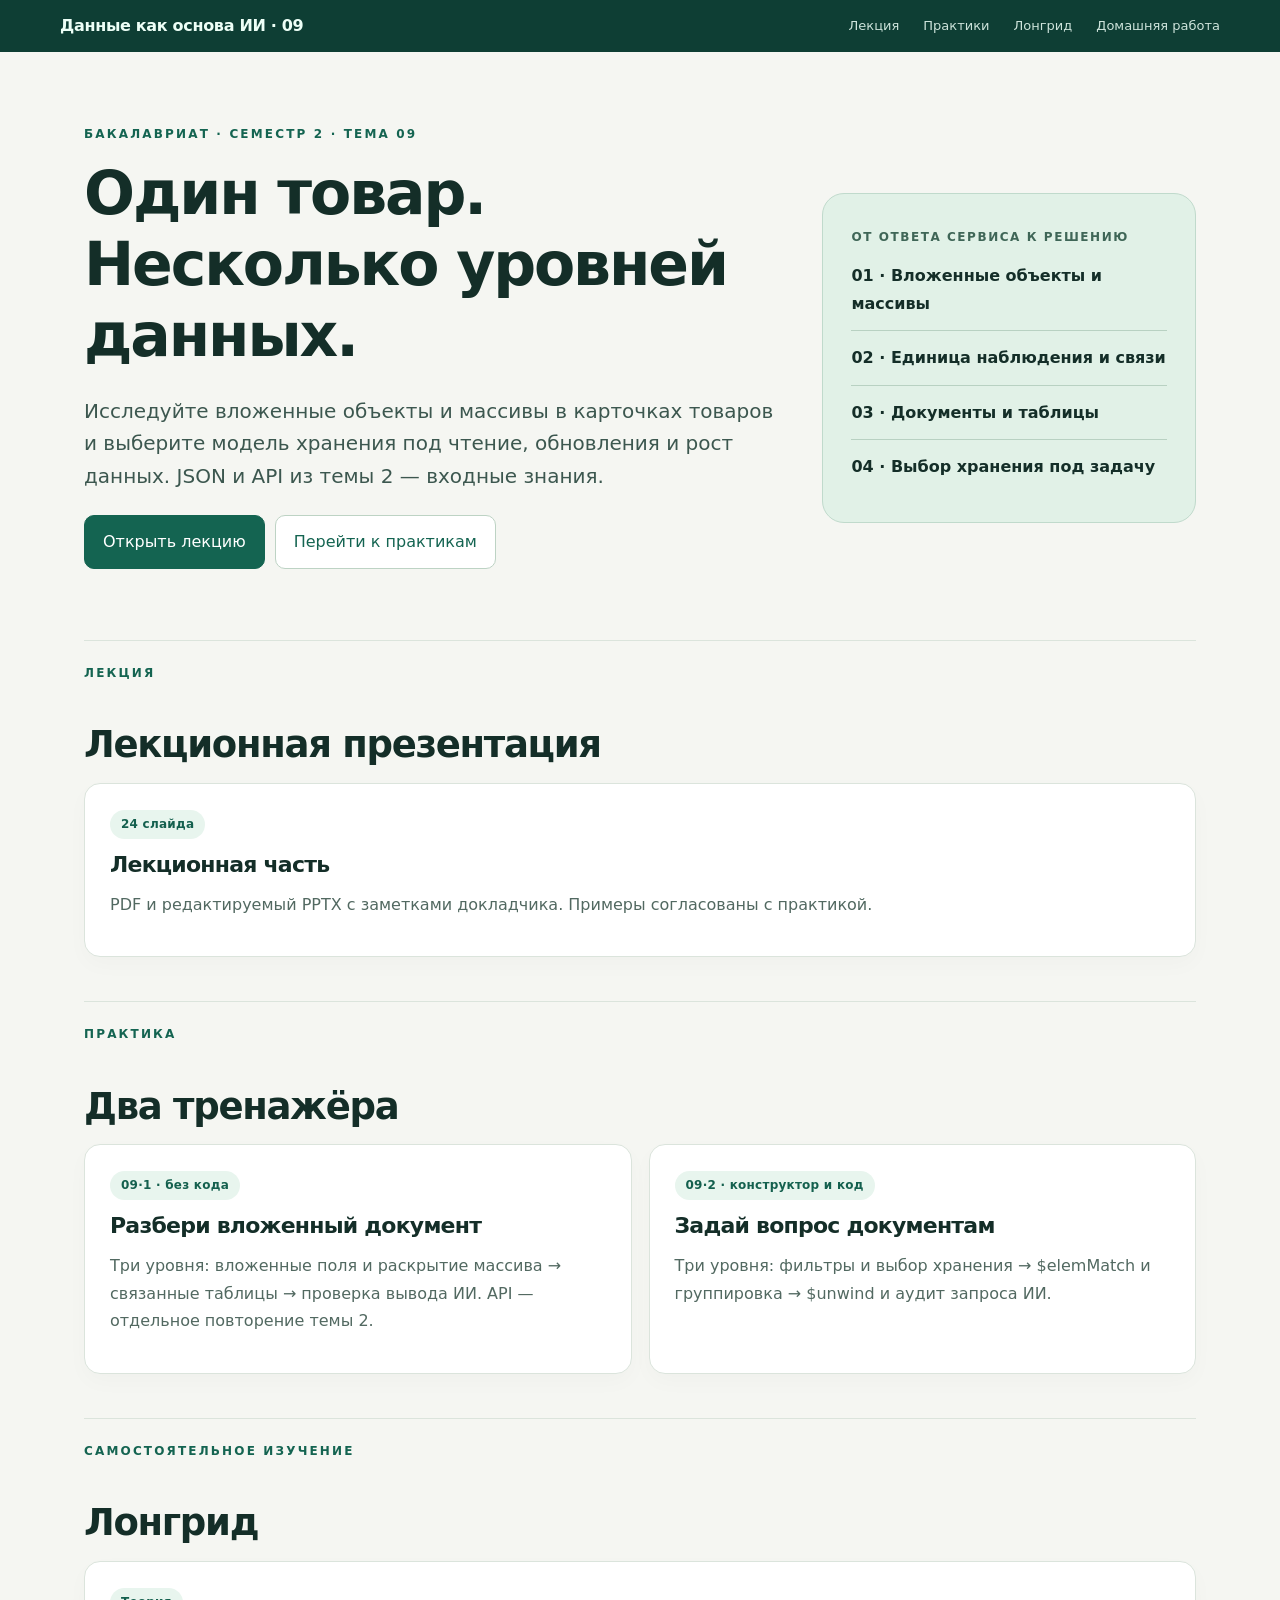
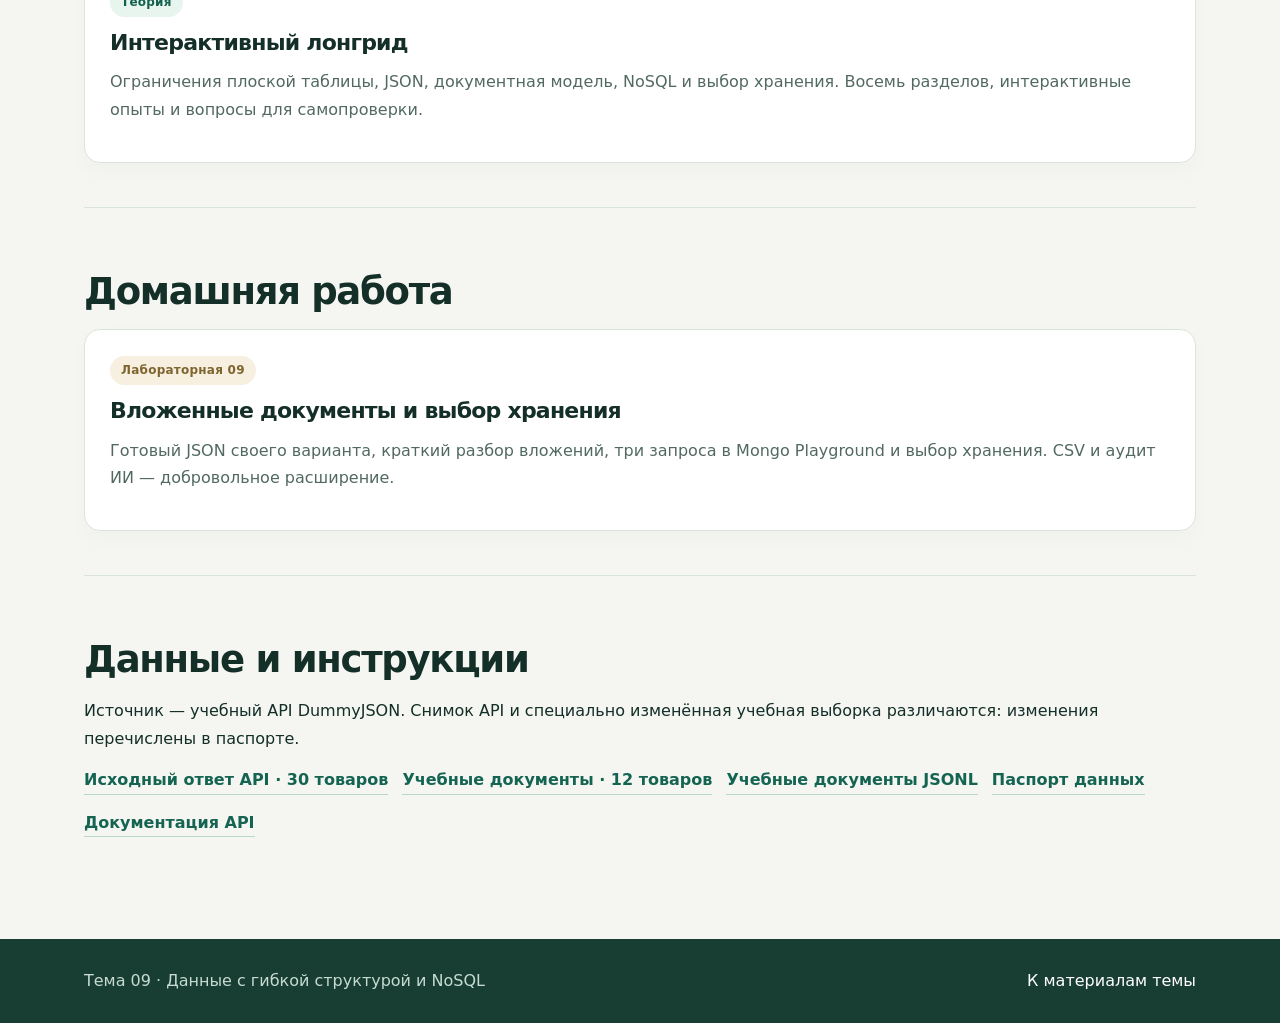
<file: index.html>
<!doctype html><html lang="ru"><head><meta charset="utf-8"><meta name="viewport" content="width=device-width,initial-scale=1"><meta name="description" content="Тема 09: JSON, вложенные структуры и документные базы данных. Практика и лабораторная."><title>Данные с гибкой структурой и NoSQL · Тема 09</title><link rel="icon" href="data:,"><link rel="stylesheet" href="assets/site.css"><link rel="stylesheet" href="assets/topic09.css"></head><body><header class="top"><div class="top-inner"><a class="brand" href="index.html">Данные как основа ИИ · 09</a><nav class="subnav"><a href="#lecture">Лекция</a><a href="#practice">Практики</a><a href="#longread">Лонгрид</a><a href="#homework">Домашняя работа</a></nav></div></header><main class="wrap">
<section class="hero"><div><div class="eyebrow">Бакалавриат · семестр 2 · тема 09</div><h1>Один товар.<br>Несколько уровней данных.</h1><p class="lede">Исследуйте вложенные объекты и массивы в карточках товаров и выберите модель хранения под чтение, обновления и рост данных. JSON и API из темы 2 — входные знания.</p><div class="cta"><a class="btn" href="#lecture">Открыть лекцию</a><a class="btn alt" href="#practice">Перейти к практикам</a></div></div><div class="hero-panel"><small>От ответа сервиса к решению</small><div class="step">01 · Вложенные объекты и массивы</div><div class="step">02 · Единица наблюдения и связи</div><div class="step">03 · Документы и таблицы</div><div class="step">04 · Выбор хранения под задачу</div></div></section>
<section id="lecture" class="section"><div class="eyebrow">Лекция</div><h2>Лекционная презентация</h2><a class="card" href="09_ПРЕЗЕНТАЦИИ/Тема_09.html"><span class="tag">24 слайда</span><h3>Лекционная часть</h3><p>PDF и редактируемый PPTX с заметками докладчика. Примеры согласованы с практикой.</p></a></section>
<section id="practice" class="section"><div class="eyebrow">Практика</div><h2>Два тренажёра</h2><div class="grid"><a class="card" href="04_ИНТЕРАКТИВЫ/Тренажер_09_JSON.html"><span class="tag">09·1 · без кода</span><h3>Разбери вложенный документ</h3><p>Три уровня: вложенные поля и раскрытие массива → связанные таблицы → проверка вывода ИИ. API — отдельное повторение темы 2.</p></a><a class="card" href="04_ИНТЕРАКТИВЫ/Тренажер_09_документы.html"><span class="tag">09·2 · конструктор и код</span><h3>Задай вопрос документам</h3><p>Три уровня: фильтры и выбор хранения → $elemMatch и группировка → $unwind и аудит запроса ИИ.</p></a></div></section>
<section id="longread" class="section"><div class="eyebrow">Самостоятельное изучение</div><h2>Лонгрид</h2><a class="card" href="read/09.html"><span class="tag">Теория</span><h3>Интерактивный лонгрид</h3><p>Ограничения плоской таблицы, JSON, документная модель, NoSQL и выбор хранения. Восемь разделов, интерактивные опыты и вопросы для самопроверки.</p></a></section>
<section id="homework" class="section"><h2>Домашняя работа</h2><a class="card" href="03_ЛАБОРАТОРНЫЕ/ЛР_09.html"><span class="tag alt">Лабораторная 09</span><h3>Вложенные документы и выбор хранения</h3><p>Готовый JSON своего варианта, краткий разбор вложений, три запроса в Mongo Playground и выбор хранения. CSV и аудит ИИ — добровольное расширение.</p></a></section>
<section class="section"><h2>Данные и инструкции</h2><p>Источник — учебный API DummyJSON. Снимок API и специально изменённая учебная выборка различаются: изменения перечислены в паспорте.</p><div class="filelinks"><a href="05_ДАННЫЕ_СТУДЕНТАМ/api_response.json" download>Исходный ответ API · 30 товаров</a><a href="05_ДАННЫЕ_СТУДЕНТАМ/products_training.json" download>Учебные документы · 12 товаров</a><a href="05_ДАННЫЕ_СТУДЕНТАМ/products_training.jsonl" download>Учебные документы JSONL</a><a href="05_ДАННЫЕ_СТУДЕНТАМ/Паспорт_данных.md">Паспорт данных</a><a href="https://dummyjson.com/docs/products" target="_blank" rel="noopener">Документация API</a></div></section></main><footer class="footer"><div class="wrap">Тема 09 · Данные с гибкой структурой и NoSQL <a href="index.html">К материалам темы</a></div></footer></body></html>
</file>
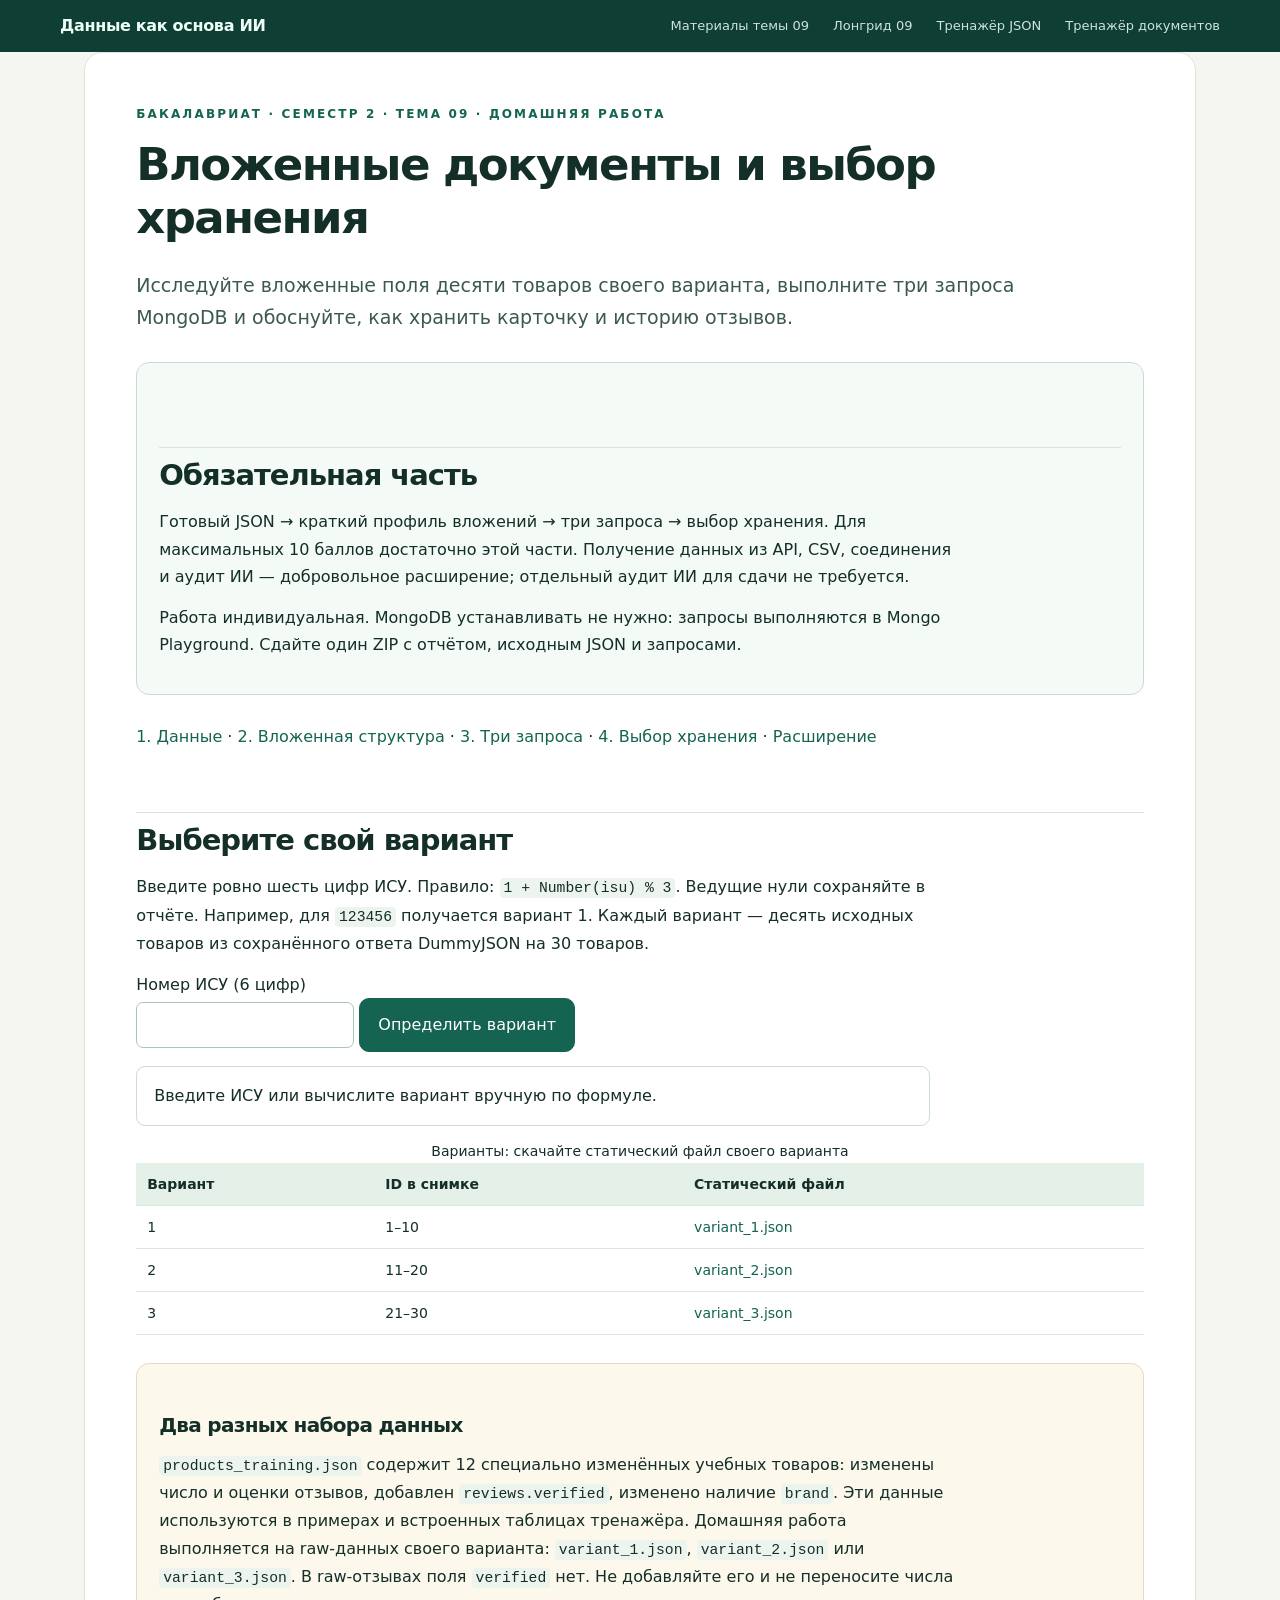
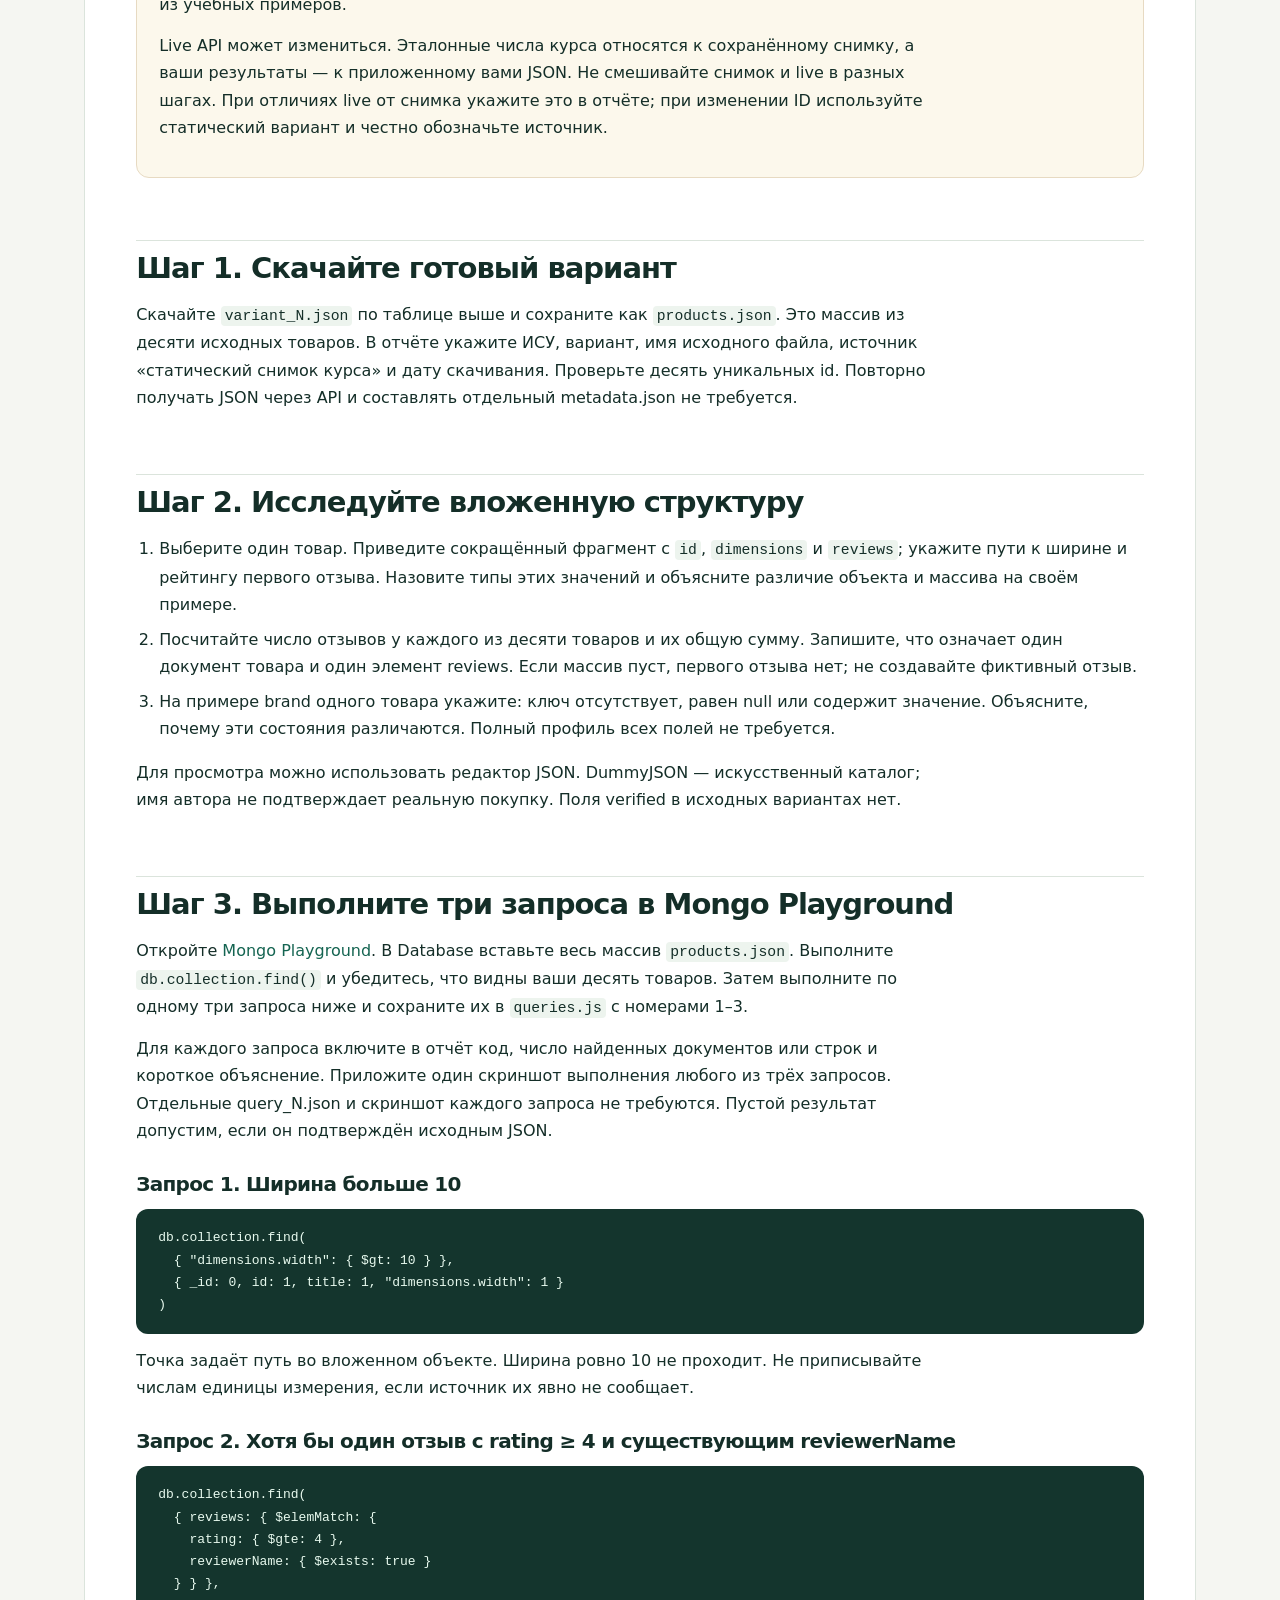
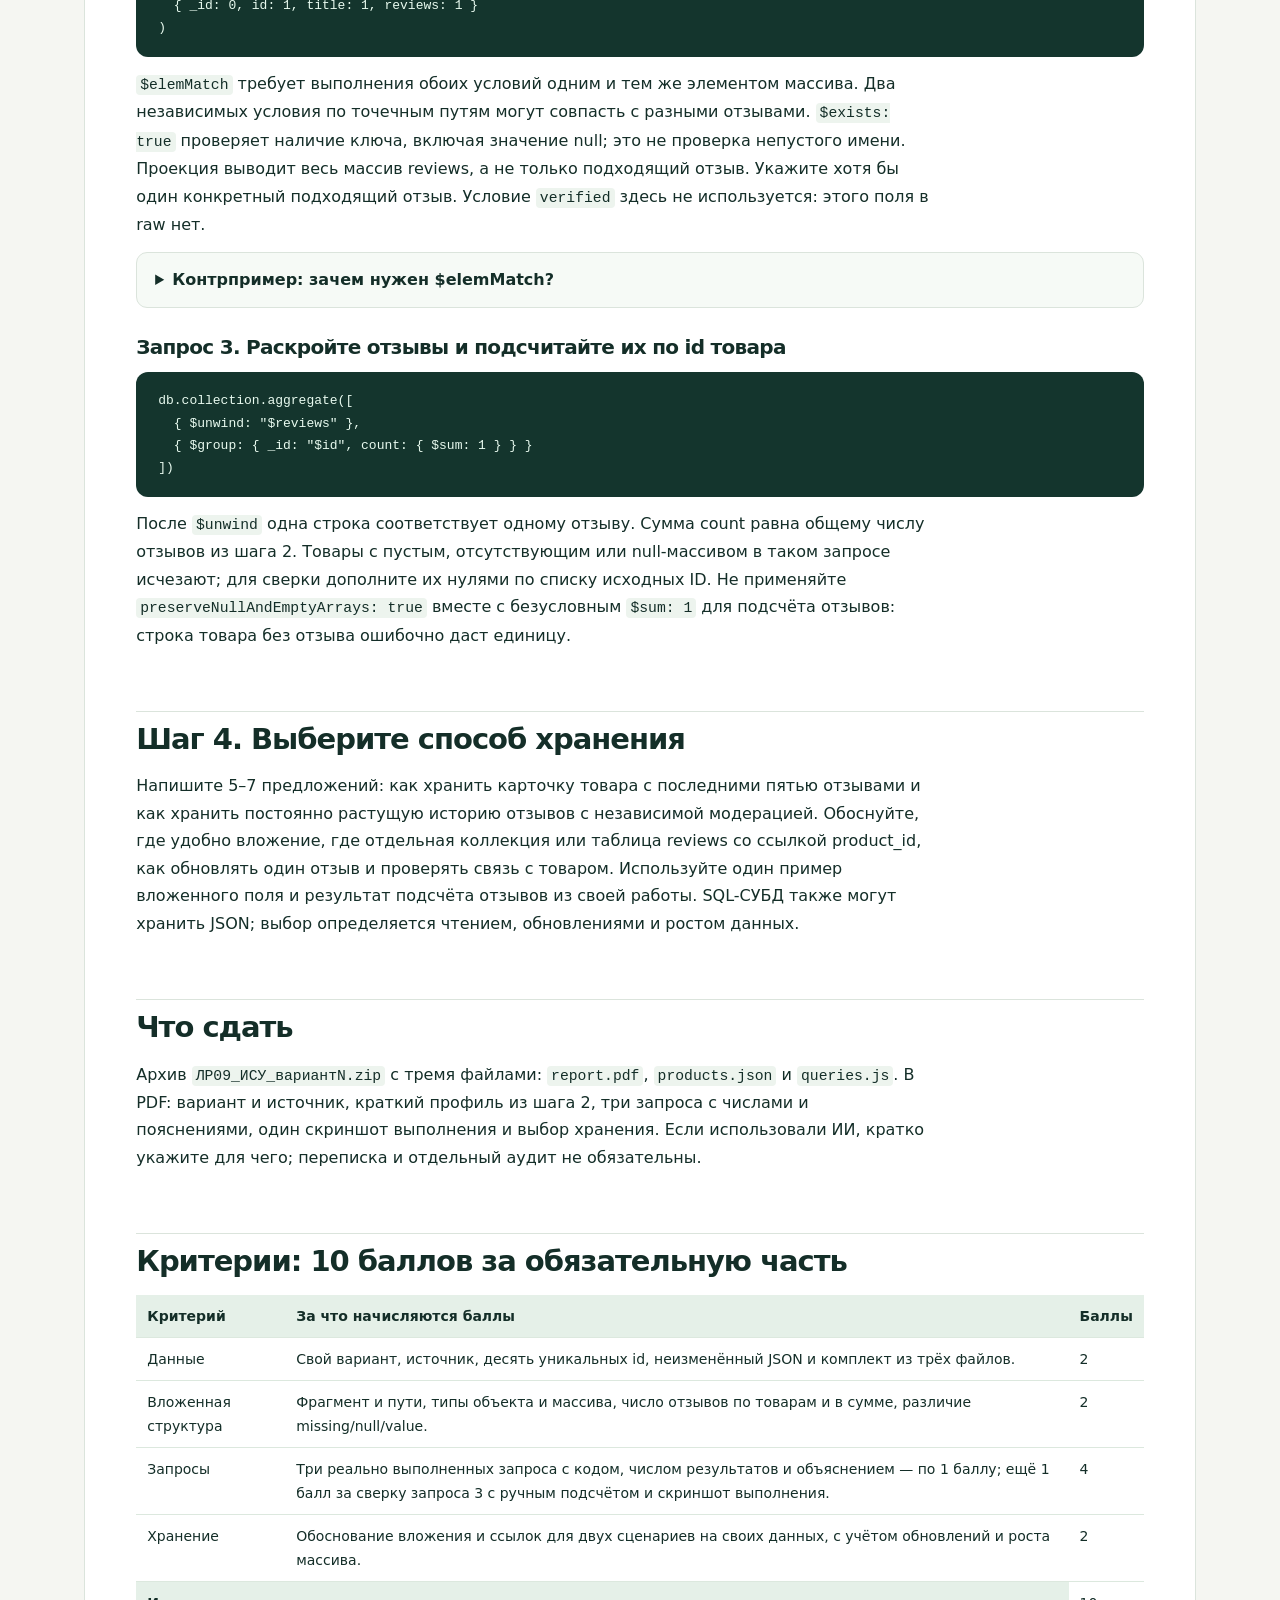
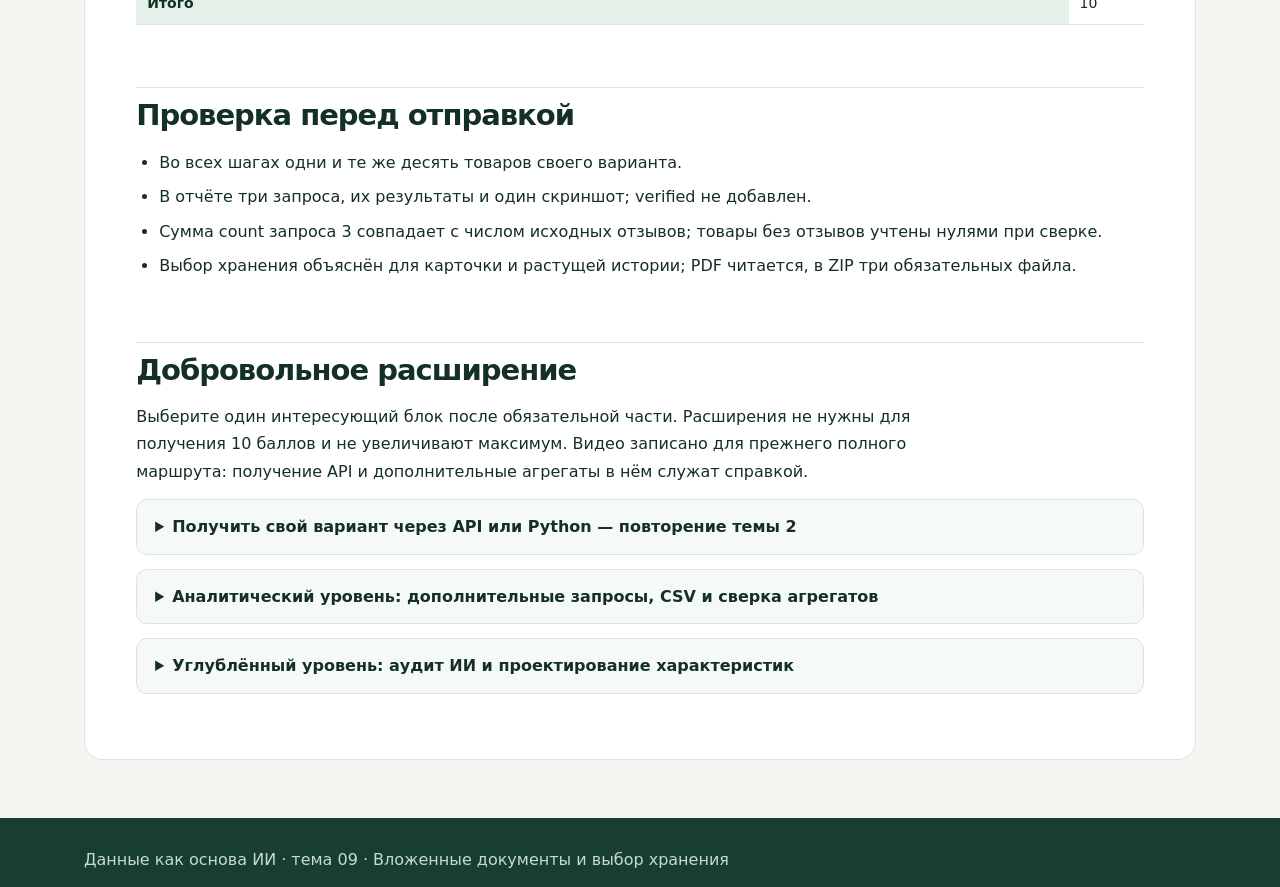
<file: 03_ЛАБОРАТОРНЫЕ/ЛР_09.html>
<!doctype html>
<html lang="ru">
<head>
<meta charset="utf-8">
<meta name="viewport" content="width=device-width, initial-scale=1">
<link rel="icon" href="data:,">
<title>Лабораторная 09. Вложенные документы и выбор хранения</title>
<link rel="stylesheet" href="../assets/site.css">
<link rel="stylesheet" href="../assets/topic09.css">
</head>
<body>
<header class="top"><div class="top-inner"><a class="brand" href="../index.html">Данные как основа ИИ</a><nav class="subnav" aria-label="Материалы темы"><a href="../index.html">Материалы темы 09</a><a href="../read/09.html">Лонгрид 09</a><a href="../04_ИНТЕРАКТИВЫ/Тренажер_09_JSON.html">Тренажёр JSON</a><a href="../04_ИНТЕРАКТИВЫ/Тренажер_09_документы.html">Тренажёр документов</a></nav></div></header>
<main class="wrap"><article class="article">
<div class="eyebrow">Бакалавриат · семестр 2 · тема 09 · домашняя работа</div>
<h1>Вложенные документы и выбор хранения</h1>
<p class="lead">Исследуйте вложенные поля десяти товаров своего варианта, выполните три запроса MongoDB и обоснуйте, как хранить карточку и историю отзывов.</p>
<div class="case"><h2>Обязательная часть</h2><p>Готовый JSON → краткий профиль вложений → три запроса → выбор хранения. Для максимальных 10 баллов достаточно этой части. Получение данных из API, CSV, соединения и аудит ИИ — добровольное расширение; отдельный аудит ИИ для сдачи не требуется.</p><p>Работа индивидуальная. MongoDB устанавливать не нужно: запросы выполняются в Mongo Playground. Сдайте один ZIP с отчётом, исходным JSON и запросами.</p></div>
<nav aria-label="Шаги работы"><a href="#source">1. Данные</a> · <a href="#profile">2. Вложенная структура</a> · <a href="#mongo">3. Три запроса</a> · <a href="#storage">4. Выбор хранения</a> · <a href="#extensions">Расширение</a></nav>
<h2>Выберите свой вариант</h2>
<p>Введите ровно шесть цифр ИСУ. Правило: <code>1 + Number(isu) % 3</code>. Ведущие нули сохраняйте в отчёте. Например, для <code>123456</code> получается вариант 1. Каждый вариант — десять исходных товаров из сохранённого ответа DummyJSON на 30 товаров.</p>
<form id="variant-form"><label for="isu">Номер ИСУ (6 цифр)</label> <input id="isu" name="isu" type="text" inputmode="numeric" pattern="[0-9]{6}" minlength="6" maxlength="6" required autocomplete="off" aria-describedby="variant-result"> <button class="btn" type="submit">Определить вариант</button></form>
<p id="variant-result" class="output" role="status" aria-live="polite">Введите ИСУ или вычислите вариант вручную по формуле.</p>
<div class="mini-data"><table><caption>Варианты: скачайте статический файл своего варианта</caption><thead><tr><th scope="col">Вариант</th><th scope="col">ID в снимке</th><th scope="col">Статический файл</th></tr></thead><tbody>
<tr><td>1</td><td>1–10</td><td><a download href="../05_ДАННЫЕ_СТУДЕНТАМ/variant_1.json">variant_1.json</a></td></tr>
<tr><td>2</td><td>11–20</td><td><a download href="../05_ДАННЫЕ_СТУДЕНТАМ/variant_2.json">variant_2.json</a></td></tr>
<tr><td>3</td><td>21–30</td><td><a download href="../05_ДАННЫЕ_СТУДЕНТАМ/variant_3.json">variant_3.json</a></td></tr>
</tbody></table></div>
<div class="case sand"><h3>Два разных набора данных</h3><p><code>products_training.json</code> содержит 12 специально изменённых учебных товаров: изменены число и оценки отзывов, добавлен <code>reviews.verified</code>, изменено наличие <code>brand</code>. Эти данные используются в примерах и встроенных таблицах тренажёра. Домашняя работа выполняется на raw-данных своего варианта: <code>variant_1.json</code>, <code>variant_2.json</code> или <code>variant_3.json</code>. В raw-отзывах поля <code>verified</code> нет. Не добавляйте его и не переносите числа из учебных примеров.</p><p>Live API может измениться. Эталонные числа курса относятся к сохранённому снимку, а ваши результаты — к приложенному вами JSON. Не смешивайте снимок и live в разных шагах. При отличиях live от снимка укажите это в отчёте; при изменении ID используйте статический вариант и честно обозначьте источник.</p></div>


<h2 id="source">Шаг 1. Скачайте готовый вариант</h2>
<p>Скачайте <code>variant_N.json</code> по таблице выше и сохраните как <code>products.json</code>. Это массив из десяти исходных товаров. В отчёте укажите ИСУ, вариант, имя исходного файла, источник «статический снимок курса» и дату скачивания. Проверьте десять уникальных id. Повторно получать JSON через API и составлять отдельный metadata.json не требуется.</p>
<h2 id="profile">Шаг 2. Исследуйте вложенную структуру</h2>
<ol><li>Выберите один товар. Приведите сокращённый фрагмент с <code>id</code>, <code>dimensions</code> и <code>reviews</code>; укажите пути к ширине и рейтингу первого отзыва. Назовите типы этих значений и объясните различие объекта и массива на своём примере.</li><li>Посчитайте число отзывов у каждого из десяти товаров и их общую сумму. Запишите, что означает один документ товара и один элемент reviews. Если массив пуст, первого отзыва нет; не создавайте фиктивный отзыв.</li><li>На примере brand одного товара укажите: ключ отсутствует, равен null или содержит значение. Объясните, почему эти состояния различаются. Полный профиль всех полей не требуется.</li></ol>
<p>Для просмотра можно использовать редактор JSON. DummyJSON — искусственный каталог; имя автора не подтверждает реальную покупку. Поля verified в исходных вариантах нет.</p>
<h2 id="mongo">Шаг 3. Выполните три запроса в Mongo Playground</h2>
<p>Откройте <a href="https://mongoplayground.net/" target="_blank" rel="noopener">Mongo Playground</a>. В Database вставьте весь массив <code>products.json</code>. Выполните <code>db.collection.find()</code> и убедитесь, что видны ваши десять товаров. Затем выполните по одному три запроса ниже и сохраните их в <code>queries.js</code> с номерами 1–3.</p>
<p>Для каждого запроса включите в отчёт код, число найденных документов или строк и короткое объяснение. Приложите один скриншот выполнения любого из трёх запросов. Отдельные query_N.json и скриншот каждого запроса не требуются. Пустой результат допустим, если он подтверждён исходным JSON.</p>
<h3>Запрос 1. Ширина больше 10</h3>
<pre class="codebox">db.collection.find(
  { "dimensions.width": { $gt: 10 } },
  { _id: 0, id: 1, title: 1, "dimensions.width": 1 }
)</pre>
<p>Точка задаёт путь во вложенном объекте. Ширина ровно 10 не проходит. Не приписывайте числам единицы измерения, если источник их явно не сообщает.</p>
<h3>Запрос 2. Хотя бы один отзыв с rating ≥ 4 и существующим reviewerName</h3>
<pre class="codebox">db.collection.find(
  { reviews: { $elemMatch: {
    rating: { $gte: 4 },
    reviewerName: { $exists: true }
  } } },
  { _id: 0, id: 1, title: 1, reviews: 1 }
)</pre>
<p><code>$elemMatch</code> требует выполнения обоих условий одним и тем же элементом массива. Два независимых условия по точечным путям могут совпасть с разными отзывами. <code>$exists: true</code> проверяет наличие ключа, включая значение null; это не проверка непустого имени. Проекция выводит весь массив reviews, а не только подходящий отзыв. Укажите хотя бы один конкретный подходящий отзыв. Условие <code>verified</code> здесь не используется: этого поля в raw нет.</p>
<details><summary>Контрпример: зачем нужен $elemMatch?</summary><p>В исходных вариантах reviewerName есть у всех отзывов, поэтому два способа записи могут вернуть одинаковый результат. Отдельно от исходного каталога проверьте этот искусственный документ в Playground:</p><pre class="codebox">[{ "id": 9001, "reviews": [
  { "rating": 5 },
  { "rating": 2, "reviewerName": "Учебный автор" }
] }]</pre><p>Сравните ваш запрос 2 с <code>db.collection.find({"reviews.rating": {$gte: 4}, "reviews.reviewerName": {$exists: true}})</code>. Предскажите число найденных документов и объясните различие: подходящий рейтинг и существующее имя принадлежат разным отзывам. Не добавляйте этот пример к десяти raw-товарам.</p></details>
<h3>Запрос 3. Раскройте отзывы и подсчитайте их по id товара</h3>
<pre class="codebox">db.collection.aggregate([
  { $unwind: "$reviews" },
  { $group: { _id: "$id", count: { $sum: 1 } } }
])</pre>
<p>После <code>$unwind</code> одна строка соответствует одному отзыву. Сумма count равна общему числу отзывов из шага 2. Товары с пустым, отсутствующим или null-массивом в таком запросе исчезают; для сверки дополните их нулями по списку исходных ID. Не применяйте <code>preserveNullAndEmptyArrays: true</code> вместе с безусловным <code>$sum: 1</code> для подсчёта отзывов: строка товара без отзыва ошибочно даст единицу.</p>

<h2 id="storage">Шаг 4. Выберите способ хранения</h2>
<p>Напишите 5–7 предложений: как хранить карточку товара с последними пятью отзывами и как хранить постоянно растущую историю отзывов с независимой модерацией. Обоснуйте, где удобно вложение, где отдельная коллекция или таблица reviews со ссылкой product_id, как обновлять один отзыв и проверять связь с товаром. Используйте один пример вложенного поля и результат подсчёта отзывов из своей работы. SQL-СУБД также могут хранить JSON; выбор определяется чтением, обновлениями и ростом данных.</p>
<h2>Что сдать</h2>
<p>Архив <code>ЛР09_ИСУ_вариантN.zip</code> с тремя файлами: <code>report.pdf</code>, <code>products.json</code> и <code>queries.js</code>. В PDF: вариант и источник, краткий профиль из шага 2, три запроса с числами и пояснениями, один скриншот выполнения и выбор хранения. Если использовали ИИ, кратко укажите для чего; переписка и отдельный аудит не обязательны.</p>
<h2>Критерии: 10 баллов за обязательную часть</h2>
<div class="mini-data"><table><thead><tr><th>Критерий</th><th>За что начисляются баллы</th><th>Баллы</th></tr></thead><tbody>
<tr><td>Данные</td><td>Свой вариант, источник, десять уникальных id, неизменённый JSON и комплект из трёх файлов.</td><td>2</td></tr>
<tr><td>Вложенная структура</td><td>Фрагмент и пути, типы объекта и массива, число отзывов по товарам и в сумме, различие missing/null/value.</td><td>2</td></tr>
<tr><td>Запросы</td><td>Три реально выполненных запроса с кодом, числом результатов и объяснением — по 1 баллу; ещё 1 балл за сверку запроса 3 с ручным подсчётом и скриншот выполнения.</td><td>4</td></tr>
<tr><td>Хранение</td><td>Обоснование вложения и ссылок для двух сценариев на своих данных, с учётом обновлений и роста массива.</td><td>2</td></tr>
</tbody><tfoot><tr><th colspan="2">Итого</th><td>10</td></tr></tfoot></table></div>
<h2>Проверка перед отправкой</h2>
<ul><li>Во всех шагах одни и те же десять товаров своего варианта.</li><li>В отчёте три запроса, их результаты и один скриншот; verified не добавлен.</li><li>Сумма count запроса 3 совпадает с числом исходных отзывов; товары без отзывов учтены нулями при сверке.</li><li>Выбор хранения объяснён для карточки и растущей истории; PDF читается, в ZIP три обязательных файла.</li></ul>
<h2 id="extensions">Добровольное расширение</h2>
<p>Выберите один интересующий блок после обязательной части. Расширения не нужны для получения 10 баллов и не увеличивают максимум. Видео записано для прежнего полного маршрута: получение API и дополнительные агрегаты в нём служат справкой.</p>
<details><summary>Получить свой вариант через API или Python — повторение темы 2</summary><figure class="lesson-video" data-video-slot="lab09-api-mongo"><h3>Домашняя работа: свой JSON и первые запросы в Mongo Playground</h3><video controls playsinline preload="metadata" poster="../media/topic09_lab_mongo.jpg?v=1" style="display:block;width:100%;height:auto;border-radius:12px" aria-label="Домашняя работа: свой JSON и первые запросы в Mongo Playground"><source src="../media/topic09_lab_mongo.mp4?v=1" type="video/mp4"><track kind="captions" src="../media/topic09_lab_mongo.ru.vtt?v=1" srclang="ru" label="Русские пояснения"><a href="../media/topic09_lab_mongo.mp4">Скачать видео</a></video><figcaption>Реальные действия · без озвучки · поиск по исходным данным, подписи и выделения. <a href="../media/topic09_lab_mongo.ru.vtt">Текст пояснений</a></figcaption></figure><h2 id="source-api">Справка. Получите данные и зафиксируйте источник</h2>
<p>Адрес строится так: <code>https://dummyjson.com/products?limit=10&amp;skip=(variant-1)*10</code>. Выражение в скобках нужно вычислить: браузер не вычисляет его внутри URL. Для вариантов 1, 2 и 3 используйте соответственно skip=0, skip=10 и skip=20; limit=10 во всех случаях.</p>
<h3>Маршрут без кода</h3>
<ol><li>Откройте URL своего варианта. Сохраните полный ответ API как <code>api_response.json</code>. Скопируйте только массив из поля <code>products</code> в отдельный <code>products.json</code>: файл должен начинаться с <code>[</code>, заканчиваться <code>]</code> и содержать десять объектов.</li><li>Проверьте число товаров и уникальность id. Для варианта 1 ожидаются ID 1–10, для 2 — 11–20, для 3 — 21–30. Сохраните полный URL и дату с часовым поясом; если доступен HTTP-статус в сетевой панели браузера, запишите его. Не придумывайте статус, если его не проверяли.</li><li>Если API недоступен или набор изменился, скачайте статический файл своего варианта. Используйте его как <code>products.json</code>. В отчёте напишите «статический снимок курса», путь к файлу и дату скачивания. Дата скачивания не является датой исходного API-запроса. Если исходная дата неизвестна, так и укажите. Полный снимок доступен как <a download href="../05_ДАННЫЕ_СТУДЕНТАМ/api_response.json">api_response.json</a>.</li></ol>
<h3>Маршрут Python</h3>
<p>Скачайте <a download href="../scripts/download_api.py">download_api.py</a>. Скрипт использует стандартную библиотеку Python 3 и <code>urllib</code>; устанавливать <code>requests</code> и другие пакеты не нужно. Выполняйте из корня репозитория, заменив номер варианта:</p>
<pre class="codebox">python3 scripts/download_api.py --variant 2 --output lab09_live

# Явный переход к сохранённому ответу на 30 товаров:
python3 scripts/download_api.py --variant 2 --output lab09_snapshot \
  --snapshot 05_ДАННЫЕ_СТУДЕНТАМ/api_response.json</pre>
<p>Папка результата должна быть новой или пустой. В ней появятся <code>api_response.json</code> (исходные байты ответа или снимка), <code>products.json</code> (выбранные десять товаров) и <code>metadata.json</code>. При ошибке сети скрипт завершится с сообщением; автоматической подмены live снимком нет. Тайм-аут сетевой операции — 20 секунд.</p>
<p>Скрипт проверяет HTTP 200 для live, оболочку <code>products</code>, целочисленные <code>total / skip / limit</code>, пагинацию, число и уникальность ID, ожидаемый порядок ID. Это проверка получения, а не полный профиль каждого поля. В snapshot-режиме входом служит полный ответ на 30 товаров, а не файл <code>variant_2.json</code>. Метаданные отдельно хранят режим, URL варианта, URL источника, время обработки, фактическое время live-загрузки, ID и SHA-256 исходных байтов. Для снимка HTTP-статус и исходная дата загрузки остаются неизвестными; время обработки их не заменяет.</p>
<p>В отчёт: ИСУ, вариант, способ получения, URL, дата и часовой пояс, источник live/snapshot, число документов и список ID. Если получали вручную, приложите краткую карточку источника <code>metadata.json</code> с этими сведениями; неизвестные значения обозначьте <code>null</code>.</p>

</details>
<details><summary>Аналитический уровень: дополнительные запросы, CSV и сверка агрегатов</summary><h3>Дополнительный запрос А. Товары с ценой не ниже 20</h3>
<pre class="codebox">db.collection.find(
  { price: { $gte: 20 } },
  { _id: 0, title: 1, price: 1 }
)</pre>
<p>В результате должны остаться только title и price. Проверьте границу: цена ровно 20 проходит условие. Не подставляйте число строк из учебной выборки.</p>
<h3>Дополнительный запрос Б. Число товаров и средняя цена по категории</h3>
<pre class="codebox">db.collection.aggregate([
  { $group: {
    _id: "$category",
    avg_price: { $avg: "$price" },
    count: { $sum: 1 }
  } }
])</pre>
<p>Порядок строк без сортировки не гарантируется; сравнивайте категории по _id. Одна строка результата соответствует категории, а поле <code>_id</code> хранит её название. Сумма count должна быть 10. Среднее относится к исходным товарам; округляйте только итоговое отображение до двух знаков, сохраняя исходную точность для расчётов.</p>
<h2 id="tables">Дополнительно. Преобразуйте документы в две таблицы</h2>
<p>Используйте тот же <code>products.json</code>, на котором выполнялись запросы. Без кода загрузите его в <a href="../04_ИНТЕРАКТИВЫ/Тренажер_09_JSON.html">тренажёр 09·1 «Разбери вложенный документ»</a>, выберите аналитический уровень и в шаге 4 нажмите «Загрузить JSON своего варианта». Скачайте products.csv и reviews.csv. Встроенные таблицы тренажёра относятся только к training и для сдачи не подходят. Экспорт сохраняет аналитические поля для текущих задач; полный исходный документ остаётся в products.json. Таблицы также можно получить своим кодом Python.</p>
<div class="mini-data"><table><caption>Минимальная схема CSV</caption><thead><tr><th scope="col">Файл</th><th scope="col">Одна строка</th><th scope="col">Обязательные столбцы</th></tr></thead><tbody><tr><td>products.csv</td><td>Товар; 10 строк без заголовка</td><td>id, title, category, price, dimensions_width</td></tr><tr><td>reviews.csv</td><td>Один исходный отзыв</td><td>product_id, review_index, rating, reviewerName, comment, date</td></tr></tbody></table></div>
<p><code>products.id</code> — первичный ключ, <code>reviews.product_id</code> — внешний ключ на него. <code>review_index</code> — позиция отзыва в исходном массиве, начиная с 0; пара <code>(product_id, review_index)</code> уникальна. Два одинаковых по тексту отзыва не удаляйте: это две исходные позиции. Число строк reviews.csv равно сумме длин массивов. Товар без отзывов остаётся в products.csv и не создаёт фиктивного отзыва.</p>
<p>Экспортируйте CSV в UTF-8 с заголовками и запятой-разделителем, числа — с точкой. Значения с запятыми, кавычками и переносами строк заключайте в кавычки по правилам CSV. Пропуски можно оставить пустыми ячейками, но запишите это соглашение в отчёте: CSV сам по себе не различает отсутствующий ключ, null и пустую строку. Исходный JSON сохраняет эти различия.</p>
<ol><li>Проверьте уникальность ключей, отсутствие отзывов с неизвестным product_id и совпадение числа отзывов по каждому id с запросом 3. Это связь <code>products.id = reviews.product_id</code>; соединение по названию или имени автора некорректно.</li><li>По исходной products.csv посчитайте для каждой category <code>count</code> товаров и <code>avg_price</code>. Сопоставьте с дополнительным запросом Б в таблице: category, Mongo count, CSV count, Mongo avg_price, CSV avg_price, разница. Числа товаров должны совпасть точно; средние сравнивайте до округления с допуском 0,000001.</li><li>Соедините products и reviews по ключу. Для наглядности можно использовать SQL ниже или аналогичные действия конструктора/табличного редактора. Для left join число строк не меньше 10; для inner join равно числу отзывов. Подсчёт строк после join обычно не равен числу товаров.</li><li>Снова посчитайте count и avg(price) по category уже после inner join и сравните с исходными товарами. Сохраните обе версии в <code>category_comparison.csv</code>, отдельно обозначив исходный count товаров и count строк соединения. Объясните совпадение или различие на фактическом числе отзывов. Если у всех товаров категории одинаковое ненулевое число отзывов, среднее может совпасть; это не отменяет размножения строк.</li></ol>
<pre class="codebox">-- Иллюстрация соединения после импорта ваших CSV в SQL-инструмент:
SELECT p.id, p.title, p.category, p.price,
       r.review_index, r.rating, r.reviewerName
FROM products AS p
LEFT JOIN reviews AS r ON p.id = r.product_id;

-- База для сверки с Mongo-дополнительным запросом Б:
SELECT category, COUNT(*) AS count, AVG(price) AS avg_price
FROM products
GROUP BY category;

-- Отдельный эксперимент: цена товара повторяется для каждого отзыва.
SELECT p.category, COUNT(*) AS joined_rows, AVG(p.price) AS avg_price
FROM products AS p
JOIN reviews AS r ON p.id = r.product_id
GROUP BY p.category;</pre>
<p>Не исправляйте повторение цены через <code>AVG(DISTINCT price)</code>: разные товары могут иметь одинаковую цену. Для среднего по товарам считайте по products либо предварительно возвращайте ровно одну строку на каждый id. Для числа товаров после соединения подходит <code>COUNT(DISTINCT p.id)</code>, но inner join всё равно теряет товары без отзывов. В отчёте приведите пример своего товара, сколько строк он дал после раскрытия и почему.</p>

<p>При выполнении этого блока приложите CSV и category_comparison.csv; обязательный комплект от этого не меняется для тех, кто блок не выполняет.</p></details>
<details><summary>Углублённый уровень: аудит ИИ и проектирование характеристик</summary><h2 id="choice">Дополнительно. Проверьте помощь ИИ</h2>
<p>Сначала сформулируйте свой вывод по результатам. Затем попросите доступного ИИ проверить один запрос или предложить схему хранения. Передавайте только нужный фрагмент искусственных учебных данных; номер ИСУ в запрос ИИ включать не требуется.</p>
<pre class="codebox">У меня raw-каталог DummyJSON: товар содержит id, category, price,
объект dimensions и массив reviews с rating и reviewerName.
Нужно найти товары, где один и тот же отзыв имеет rating &gt;= 4
и ключ reviewerName существует. Предложи MongoDB-запрос,
объясни роль $elemMatch и отличие существующего ключа от непустого имени.
Не добавляй поля, которых нет в описании. Затем проверь мой запрос: …</pre>
<p>Приложите название модели/сервиса, дату, точный промпт, существенный фрагмент ответа и свою проверку на данных в Mongo Playground. Укажите, что приняли, что исправили и почему. Если ответ оказался верным, опишите конкретную проверку, которая это подтвердила. Ответ ИИ не заменяет результат выполнения. Если ИИ не использовали или сервис недоступен, честно укажите это и самостоятельно разберите возможную ошибку (например, выдуманное verified или AVG после join); оценка относится к качеству проверки и прозрачности, доступ к платному сервису не нужен.</p>
<p>Напишите обоснование выбора модели для каталога: какие операции удобнее с вложенными документами, а какие — с отдельной таблицей отзывов; как обновлять товар и отдельный отзыв; какие проверки ключей и типов нужны. Если выполняли аналитическое расширение, свяжите вывод со сравнением среднего по category. Выберите документную, реляционную или смешанную модель для конкретного сценария и объясните компромисс. Формулировки «NoSQL всегда быстрее» и «JSON не имеет схемы» без условий и проверок не являются обоснованием.</p>
<details><summary>Необязательно: неоднородные характеристики товаров</summary><p>Предложите структуру <code>characteristics</code> для двух категорий с разными атрибутами: например, объём аромата и материал мебели. Это отдельное проектное расширение; таких новых значений нет в исходном raw, не добавляйте их в сдаваемый products.json и не выдавайте за ответ API. Покажите два явно синтетических документа, обсудите типы, обязательность полей и альтернативу «таблица характеристик». Дополнительный раздел не повышает максимум выше 10 баллов.</p></details>

</details>
</article></main><footer class="footer"><div class="wrap">Данные как основа ИИ · тема 09 · Вложенные документы и выбор хранения</div></footer><script>
'use strict';
document.getElementById('variant-form').addEventListener('submit', function (event) {
  event.preventDefault();
  const isu = document.getElementById('isu').value;
  const result = document.getElementById('variant-result');
  if (!/^[0-9]{6}$/.test(isu)) {
    result.textContent = 'Нужны ровно 6 цифр ИСУ.';
    return;
  }
  const variant = 1 + Number(isu) % 3;
  const skip = (variant - 1) * 10;
  result.textContent = 'Ваш вариант: ' + variant + '. ID в снимке: ' + (skip + 1) + '–' + (skip + 10) +
    '. URL: https://dummyjson.com/products?limit=10&skip=' + skip + '. Статический файл: variant_' + variant + '.json';
});
</script>
</body>
</html>
</file>
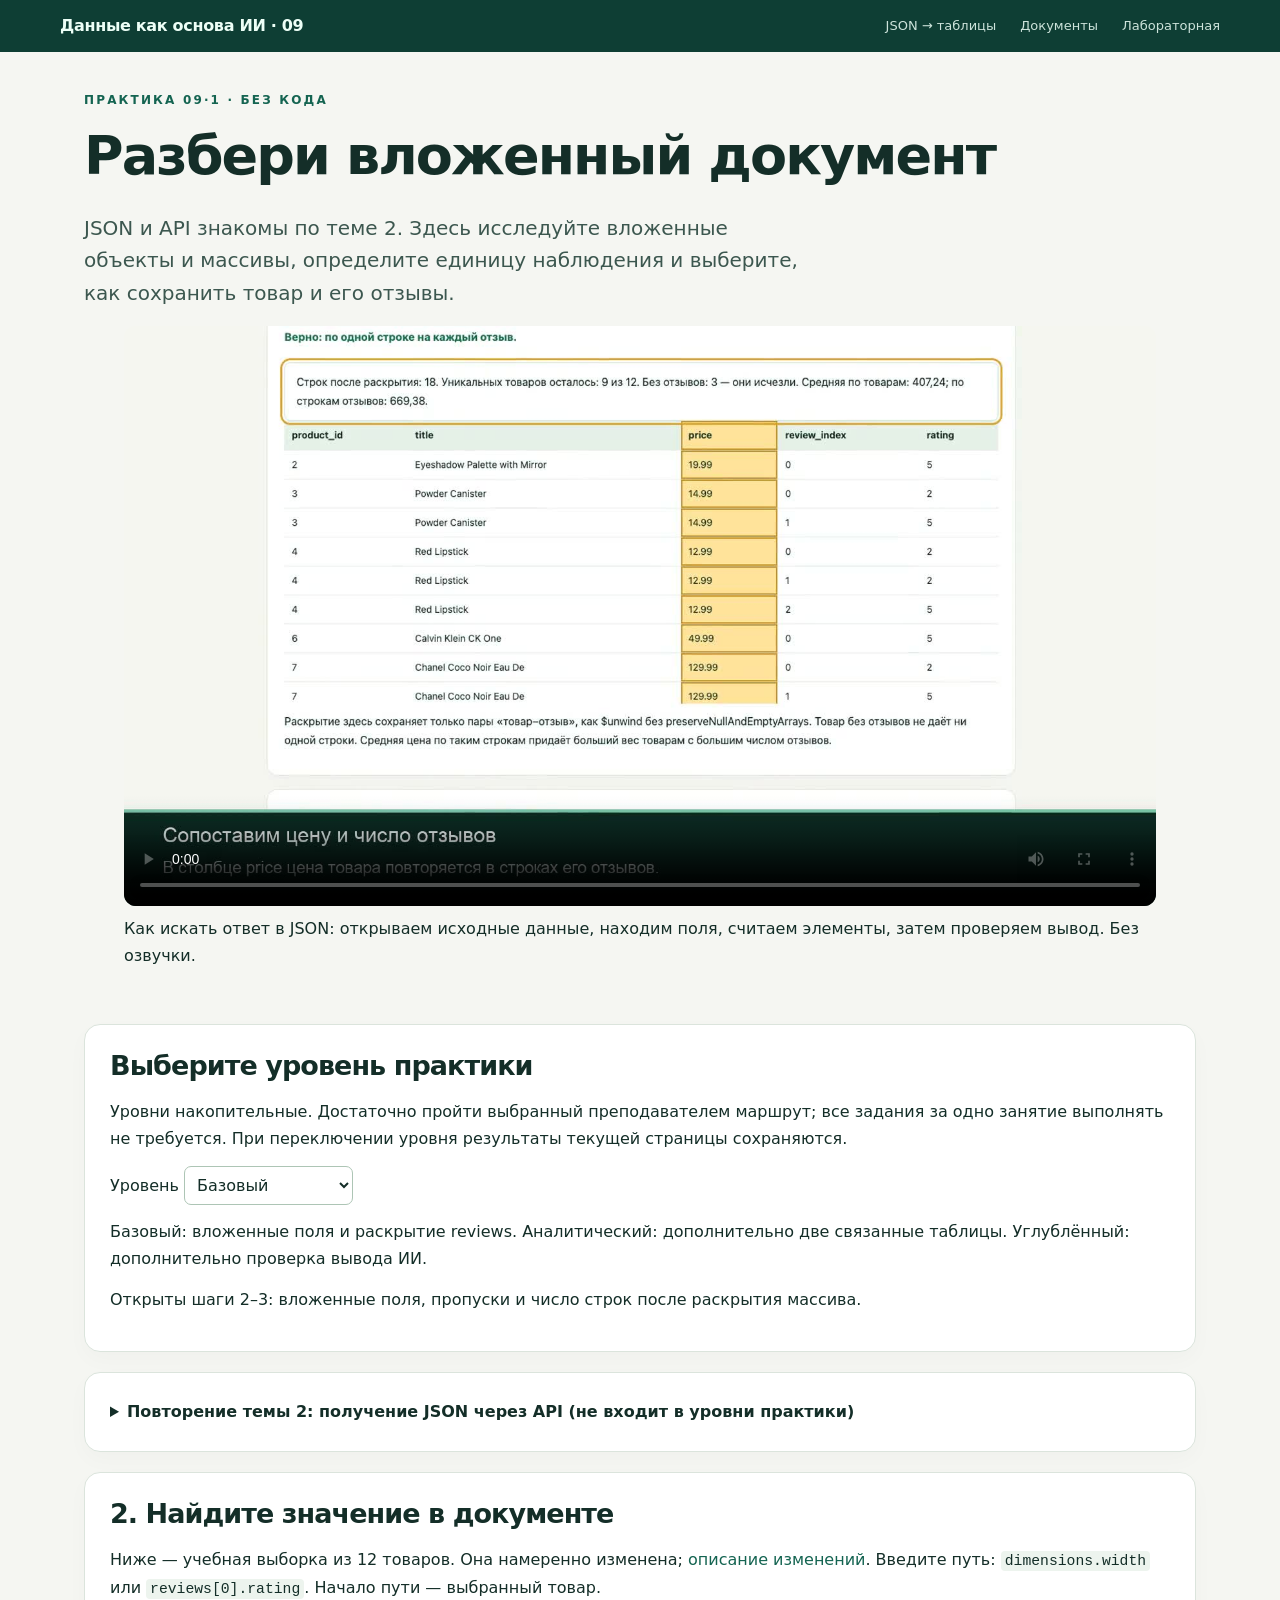
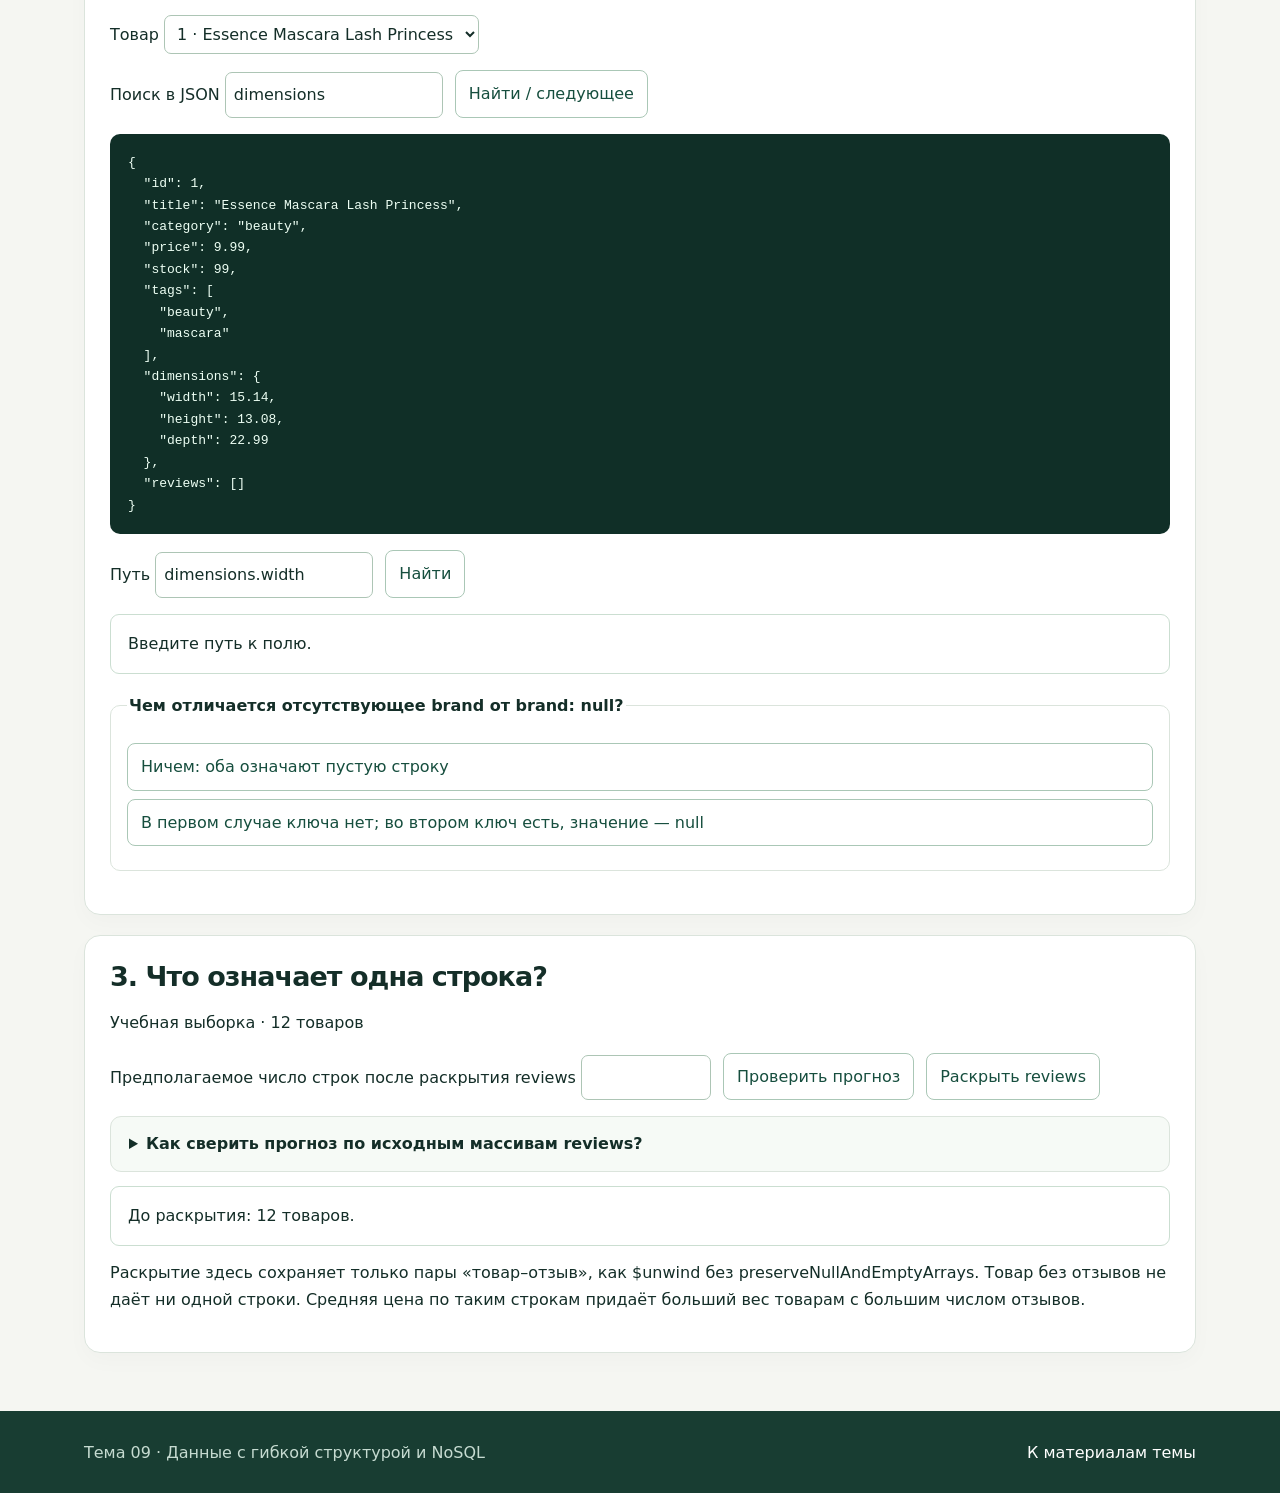
<file: 04_ИНТЕРАКТИВЫ/Тренажер_09_JSON.html>
<!doctype html><html lang="ru"><head><meta charset="utf-8"><meta name="viewport" content="width=device-width,initial-scale=1"><meta name="description" content="Тема 09: JSON, вложенные структуры и документные базы данных. Практика и лабораторная."><title>Разбери вложенный документ · Тема 09</title><link rel="icon" href="data:,"><link rel="stylesheet" href="../assets/site.css"><link rel="stylesheet" href="../assets/topic09.css"></head><body><header class="top"><div class="top-inner"><a class="brand" href="../index.html">Данные как основа ИИ · 09</a><nav class="subnav"><a href="../04_ИНТЕРАКТИВЫ/Тренажер_09_JSON.html">JSON → таблицы</a><a href="../04_ИНТЕРАКТИВЫ/Тренажер_09_документы.html">Документы</a><a href="../03_ЛАБОРАТОРНЫЕ/ЛР_09.html">Лабораторная</a></nav></div></header><main class="wrap"><section class="intro"><div class="eyebrow">Практика 09·1 · без кода</div><h1>Разбери вложенный документ</h1><p class="lede">JSON и API знакомы по теме 2. Здесь исследуйте вложенные объекты и массивы, определите единицу наблюдения и выберите, как сохранить товар и его отзывы.</p><figure class="lesson-video" data-video-slot="practice-json"><video controls playsinline preload="metadata" poster="../media/topic09_unwind.jpg?v=4" style="width:100%;border-radius:12px" aria-label="Как самостоятельно исследовать JSON и получить ответ"><source src="../media/topic09_unwind.mp4?v=4" type="video/mp4"><track kind="captions" src="../media/topic09_unwind.ru.vtt?v=4" srclang="ru" label="Русские пояснения"></video><figcaption>Как искать ответ в JSON: открываем исходные данные, находим поля, считаем элементы, затем проверяем вывод. Без озвучки.</figcaption></figure></section>
<section class="panel" id="routes"><h2>Выберите уровень практики</h2><p>Уровни накопительные. Достаточно пройти выбранный преподавателем маршрут; все задания за одно занятие выполнять не требуется. При переключении уровня результаты текущей страницы сохраняются.</p><label for="route">Уровень <select id="route"><option value="basic">Базовый</option><option value="analysis">Аналитический</option><option value="advanced">Углублённый</option></select></label><p>Базовый: вложенные поля и раскрытие reviews. Аналитический: дополнительно две связанные таблицы. Углублённый: дополнительно проверка вывода ИИ.</p><p id="route-description" role="status"></p></section><details class="panel" id="api-refresh"><summary>Повторение темы 2: получение JSON через API (не входит в уровни практики)</summary><h2>1. Что именно загрузилось?</h2><p>Встроенный снимок содержит первые 30 товаров API. Для упражнений со страницами это отдельный каталог из 30 товаров. В исходном ответе API total — <span id="original-total"></span>: снимок не является всем каталогом.</p><div class="toolbar"><label>На странице <select id="limit"><option>5</option><option selected>10</option><option>30</option></select></label><label>Пропустить <select id="skip"><option>0</option><option>5</option><option>10</option><option>20</option><option>30</option></select></label><button id="snapshot">Запросить снимок</button><button id="live">Получить из живого API</button></div><pre id="request-url"></pre><div class="toolbar"><button id="download-page">Скачать JSON текущей страницы</button><button id="download-page-source">Скачать карточку источника</button></div><p id="page-export-status" class="fine" role="status"></p><div id="api-status" class="output" role="status"></div><details><summary>Ответ JSON</summary><div class="toolbar"><label>Поиск в ответе <input id="api-search" value="&quot;id&quot;"></label><button id="api-search-next">Найти / следующее</button></div><p id="api-search-result" role="status"></p><pre id="api-json"></pre><p class="fine">Поиск считает совпадения текста. Для подсчёта товаров убедитесь, что найденный id принадлежит объекту в массиве products, а не вложенному объекту.</p></details><p>Сколько товаров вернулось на этой странице?</p><div class="toolbar"><label>Прогноз <input id="page-count" type="number" min="0" step="1"></label><button id="check-page">Проверить</button></div><div id="page-feedback" role="status"></div><p class="fine">Пустая последняя страница допустима. Для полной загрузки каталога нужны все страницы и проверка уникальности id. Живой запрос может не пройти из вашей сети; снимок всегда доступен.</p></details>
<section class="panel"><h2>2. Найдите значение в документе</h2><p>Ниже — учебная выборка из 12 товаров. Она намеренно изменена; <a href="../05_ДАННЫЕ_СТУДЕНТАМ/Паспорт_данных.md">описание изменений</a>. Введите путь: <code>dimensions.width</code> или <code>reviews[0].rating</code>. Начало пути — выбранный товар.</p><label>Товар <select id="product-picker"></select></label><div class="toolbar"><label>Поиск в JSON <input id="doc-search" value="dimensions"></label><button id="doc-search-next">Найти / следующее</button></div><p id="doc-search-result" role="status"></p><pre id="document"></pre><div class="toolbar"><label>Путь <input id="json-path" value="dimensions.width" autocomplete="off"></label><button id="inspect">Найти</button></div><div id="path-output" class="output" role="status"></div><fieldset><legend>Чем отличается отсутствующее brand от brand: null?</legend><button data-answer="missing" data-correct="false">Ничем: оба означают пустую строку</button><button data-answer="missing" data-correct="true">В первом случае ключа нет; во втором ключ есть, значение — null</button><div id="missing-feedback" role="status"></div></fieldset></section>
<section class="panel"><h2>3. Что означает одна строка?</h2><p id="dataset-label"></p><div class="toolbar"><label>Предполагаемое число строк после раскрытия reviews <input id="flat-count" type="number" min="0" step="1"></label><button id="check-flat">Проверить прогноз</button><button id="unfold">Раскрыть reviews</button></div><details id="review-counts"><summary>Как сверить прогноз по исходным массивам reviews?</summary><p>Найдите reviews в каждом документе и посчитайте элементы массива. Ниже — сверка длин этих массивов: число строк после раскрытия равно их сумме.</p><div id="review-count-table" class="mini-data"></div></details><div id="flat-feedback" role="status"></div><div id="flat-stats" class="output" role="status"></div><div id="flat-table" class="mini-data"></div><p>Раскрытие здесь сохраняет только пары «товар–отзыв», как $unwind без preserveNullAndEmptyArrays. Товар без отзывов не даёт ни одной строки. Средняя цена по таким строкам придаёт больший вес товарам с большим числом отзывов.</p></section>
<section class="panel" data-level="analysis"><h2>4. Соберите две связанные таблицы</h2><p><strong>products:</strong> одна строка — один товар. <strong>reviews:</strong> одна строка — один отзыв; product_id ссылается на products.id. Поля tags и dimensions сохраняем в products как JSON-строки; потерять их при переходе в CSV нельзя. brand_state отличает отсутствующий ключ от null.</p><div class="toolbar"><button id="download-products">Скачать products.csv</button><button id="download-reviews">Скачать reviews.csv</button><label class="upload">Загрузить JSON своего варианта <input id="upload" type="file" accept=".json,application/json"></label><button id="reset-data">Вернуть учебную выборку</button></div><div id="upload-status" role="status"></div><div id="tables-stats" class="output"></div><details><summary>Какие поля сохраняются?</summary><p>Для текущих задач: id, title, category, price, stock, dimensions_width, brand, brand_state, tags_json, dimensions_json; для отзывов — product_id, review_index (индекс внутри массива, начиная с 0), rating, comment, date, reviewerName, verified, verified_state. Для остальных полей CSV пустая ячейка может соответствовать missing, null или пустой строке; различия сохраняет исходный JSON. Другие поля исходного API остаются в исходном JSON. Это аналитическая проекция, а не обратимое преобразование всего ответа API.</p></details></section>
<section class="panel" data-level="advanced"><h2>5. Проверьте вывод ИИ</h2><blockquote>«После раскрытия reviews число строк выросло. Это просто другой формат, поэтому средняя цена не изменится, а товары без отзывов всё равно останутся».</blockquote><fieldset><legend>Как проверить это утверждение?</legend><button data-answer="ai" data-correct="false">Достаточно проверить, что CSV открывается</button><button data-answer="ai" data-correct="true">Сравнить уникальные id, число товаров без отзывов и среднюю цену до и после</button><button data-answer="ai" data-correct="false">Довериться числу строк: больше строк — точнее среднее</button><div id="ai-feedback" role="status"></div></fieldset><label>Ваше объяснение <textarea id="reflection" rows="3" placeholder="Какие товары исчезли и почему средняя изменилась?"></textarea></label><button id="protocol">Скачать протокол практики</button><p class="fine">Протокол показывает проверки и ваше объяснение; он не заменяет лабораторную.</p></section></main><footer class="footer"><div class="wrap">Тема 09 · Данные с гибкой структурой и NoSQL <a href="../index.html">К материалам темы</a></div></footer><script src="../assets/data.js"></script><script src="../assets/common.js"></script><script src="../assets/json-trainer.js"></script><script src="../assets/routes.js"></script></body></html>
</file>
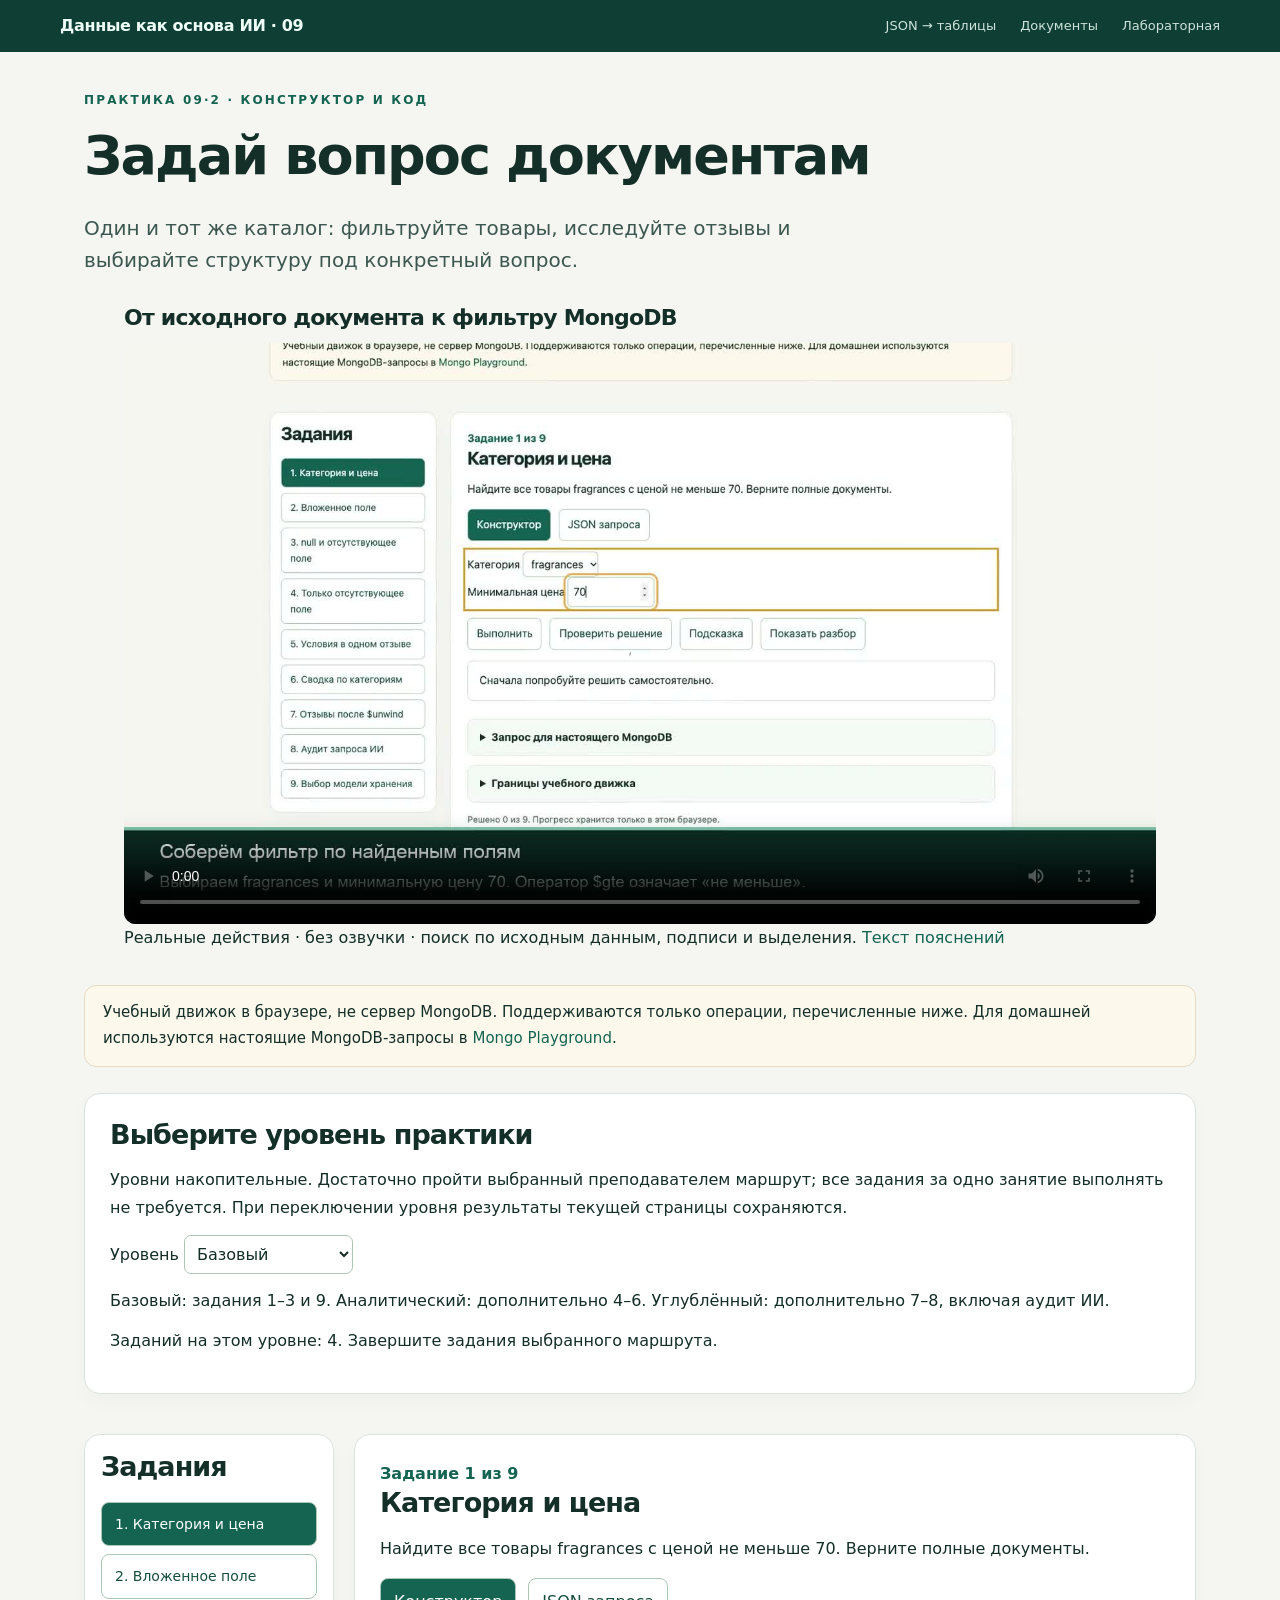
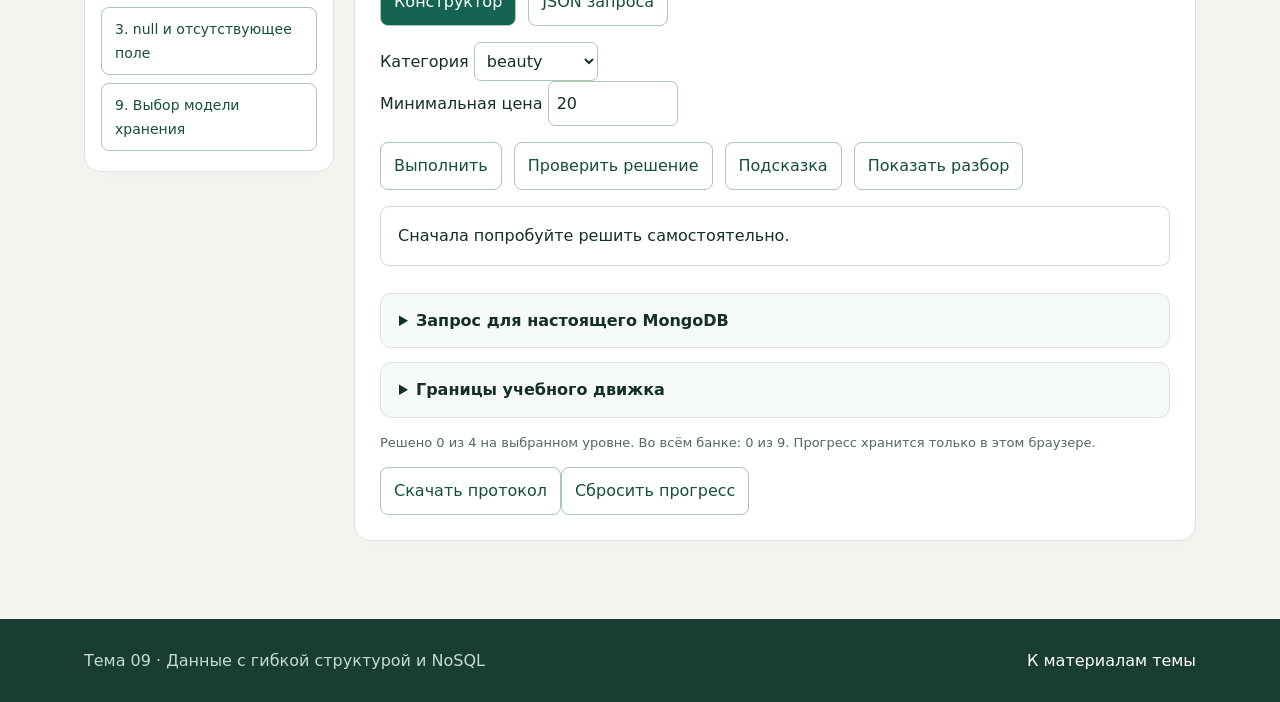
<file: 04_ИНТЕРАКТИВЫ/Тренажер_09_документы.html>
<!doctype html><html lang="ru"><head><meta charset="utf-8"><meta name="viewport" content="width=device-width,initial-scale=1"><meta name="description" content="Тема 09: JSON, вложенные структуры и документные базы данных. Практика и лабораторная."><title>Запросы к документам · Тема 09</title><link rel="icon" href="data:,"><link rel="stylesheet" href="../assets/site.css"><link rel="stylesheet" href="../assets/topic09.css"></head><body><header class="top"><div class="top-inner"><a class="brand" href="../index.html">Данные как основа ИИ · 09</a><nav class="subnav"><a href="../04_ИНТЕРАКТИВЫ/Тренажер_09_JSON.html">JSON → таблицы</a><a href="../04_ИНТЕРАКТИВЫ/Тренажер_09_документы.html">Документы</a><a href="../03_ЛАБОРАТОРНЫЕ/ЛР_09.html">Лабораторная</a></nav></div></header><main class="wrap"><section class="intro"><div class="eyebrow">Практика 09·2 · конструктор и код</div><h1>Задай вопрос документам</h1><p class="lede">Один и тот же каталог: фильтруйте товары, исследуйте отзывы и выбирайте структуру под конкретный вопрос.</p><figure class="lesson-video" data-video-slot="practice-documents"><h3>От исходного документа к фильтру MongoDB</h3><video controls playsinline preload="metadata" poster="../media/topic09_practice_documents.jpg?v=1" style="display:block;width:100%;height:auto;border-radius:12px" aria-label="От исходного документа к фильтру MongoDB"><source src="../media/topic09_practice_documents.mp4?v=1" type="video/mp4"><track kind="captions" src="../media/topic09_practice_documents.ru.vtt?v=1" srclang="ru" label="Русские пояснения"><a href="../media/topic09_practice_documents.mp4">Скачать видео</a></video><figcaption>Реальные действия · без озвучки · поиск по исходным данным, подписи и выделения. <a href="../media/topic09_practice_documents.ru.vtt">Текст пояснений</a></figcaption></figure></section>
<div class="draft">Учебный движок в браузере, не сервер MongoDB. Поддерживаются только операции, перечисленные ниже. Для домашней используются настоящие MongoDB-запросы в <a href="https://mongoplayground.net/" target="_blank" rel="noopener">Mongo Playground</a>.</div>
<section class="panel" id="routes"><h2>Выберите уровень практики</h2><p>Уровни накопительные. Достаточно пройти выбранный преподавателем маршрут; все задания за одно занятие выполнять не требуется. При переключении уровня результаты текущей страницы сохраняются.</p><label for="route">Уровень <select id="route"><option value="basic">Базовый</option><option value="analysis">Аналитический</option><option value="advanced">Углублённый</option></select></label><p>Базовый: задания 1–3 и 9. Аналитический: дополнительно 4–6. Углублённый: дополнительно 7–8, включая аудит ИИ.</p><p id="route-description" role="status"></p></section><div class="workspace"><aside class="panel tasklist" id="tasks" aria-label="Задания"></aside><section class="panel"><div id="task"></div><div class="toolbar"><button id="mode-builder" aria-pressed="true">Конструктор</button><button id="mode-code" aria-pressed="false">JSON запроса</button></div><div id="builder"></div><div id="code-panel" hidden><label>JSON фильтра или массив стадий pipeline<textarea id="query" class="editor" rows="9" spellcheck="false"></textarea></label><p class="fine">Используйте JSON: ключи и строки в двойных кавычках. Здесь вводится объект фильтра либо массив pipeline, без db.collection.find(...).</p></div><div class="toolbar"><button id="run">Выполнить</button><button id="check">Проверить решение</button><button id="hint">Подсказка</button><button id="solution">Показать разбор</button></div><div id="feedback" class="output" role="status"></div><p id="result-count"></p><div id="result" class="mini-data"></div><details><summary>Запрос для настоящего MongoDB</summary><pre id="mongo-query"></pre><button id="download-query">Скачать запрос .js</button><p>В Mongo Playground вставьте <a href="../05_ДАННЫЕ_СТУДЕНТАМ/products_training.json" download>учебные документы</a> в Database и этот запрос в Query. Для find используйте имя collection. В файле запросов указан тот же набор данных.</p></details><details><summary>Границы учебного движка</summary><p>Фильтр: равенство скаляру, $gte, $gt, $lt, $lte, $exists, $elemMatch; пути через точку. Pipeline: $match, $unwind (только массив с удалением пустых), $group с ключом поля и аккумуляторами $sum:1 и $avg: "$поле". Нет CRUD, индексов, BSON-типов, транзакций или сетевой базы. Неподдерживаемые операции отклоняются. Сравнение с null соответствует MongoDB: {brand:null} находит null и отсутствующее поле.</p></details><p id="progress" class="fine"></p><button id="download-progress">Скачать протокол</button><button id="reset-progress">Сбросить прогресс</button></section></div></main><footer class="footer"><div class="wrap">Тема 09 · Данные с гибкой структурой и NoSQL <a href="../index.html">К материалам темы</a></div></footer><script src="../assets/data.js"></script><script src="../assets/common.js"></script><script src="../assets/engine.js"></script><script src="../assets/documents-trainer.js"></script></body></html>
</file>
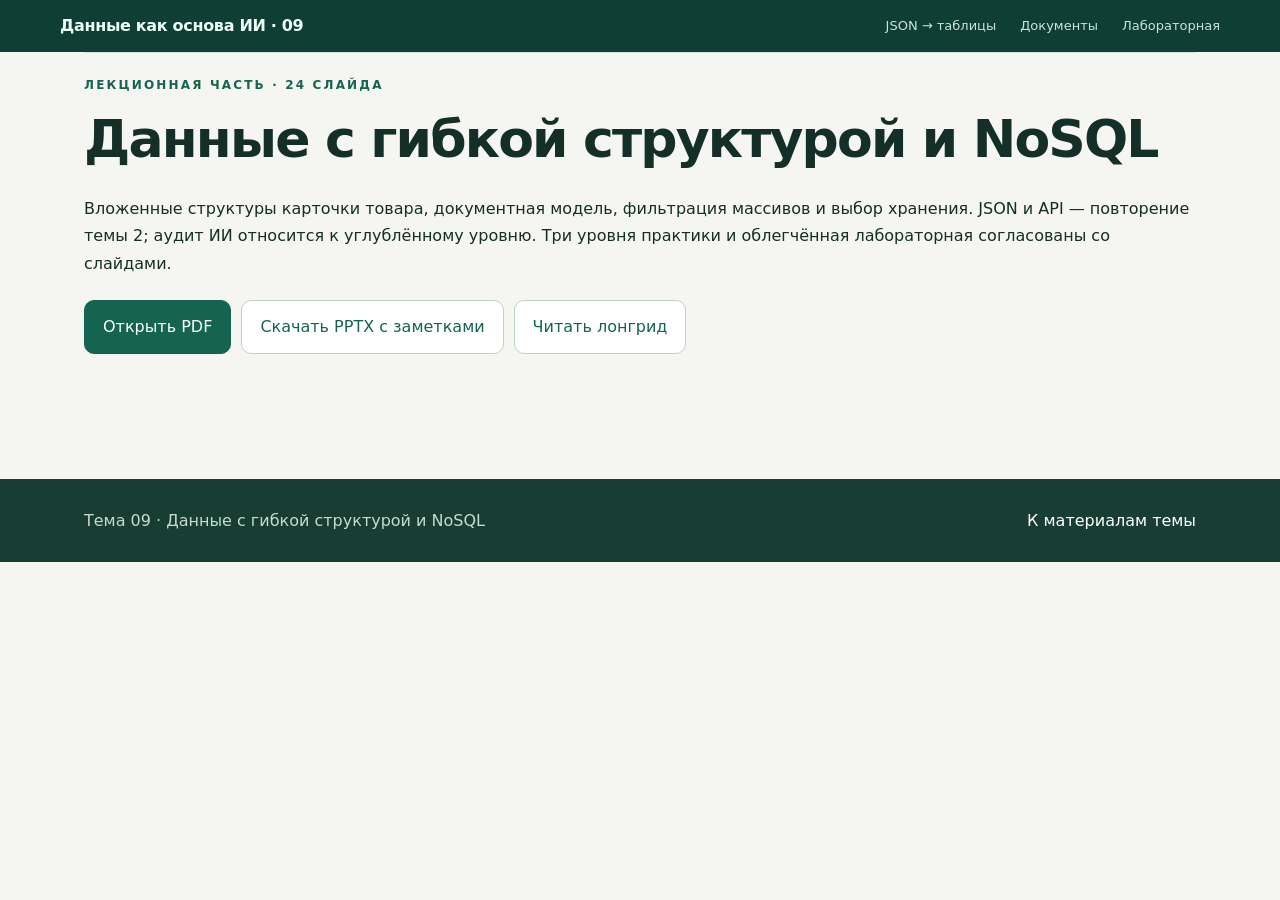
<file: 09_ПРЕЗЕНТАЦИИ/Тема_09.html>
<!doctype html><html lang="ru"><head><meta charset="utf-8"><meta name="viewport" content="width=device-width,initial-scale=1"><meta name="description" content="Тема 09: JSON, вложенные структуры и документные базы данных. Практика и лабораторная."><title>Слайды · Тема 09</title><link rel="icon" href="data:,"><link rel="stylesheet" href="../assets/site.css"><link rel="stylesheet" href="../assets/topic09.css"></head><body><header class="top"><div class="top-inner"><a class="brand" href="../index.html">Данные как основа ИИ · 09</a><nav class="subnav"><a href="../04_ИНТЕРАКТИВЫ/Тренажер_09_JSON.html">JSON → таблицы</a><a href="../04_ИНТЕРАКТИВЫ/Тренажер_09_документы.html">Документы</a><a href="../03_ЛАБОРАТОРНЫЕ/ЛР_09.html">Лабораторная</a></nav></div></header><main class="wrap"><section class="section"><div class="eyebrow">Лекционная часть · 24 слайда</div><h1>Данные с гибкой структурой и NoSQL</h1><p>Вложенные структуры карточки товара, документная модель, фильтрация массивов и выбор хранения. JSON и API — повторение темы 2; аудит ИИ относится к углублённому уровню. Три уровня практики и облегчённая лабораторная согласованы со слайдами.</p><div class="cta"><a class="btn" href="Тема_09.pdf">Открыть PDF</a><a class="btn alt" href="Тема_09.pptx" download>Скачать PPTX с заметками</a><a class="btn alt" href="../read/09.html">Читать лонгрид</a></div></section></main><footer class="footer"><div class="wrap">Тема 09 · Данные с гибкой структурой и NoSQL <a href="../index.html">К материалам темы</a></div></footer></body></html>
</file>
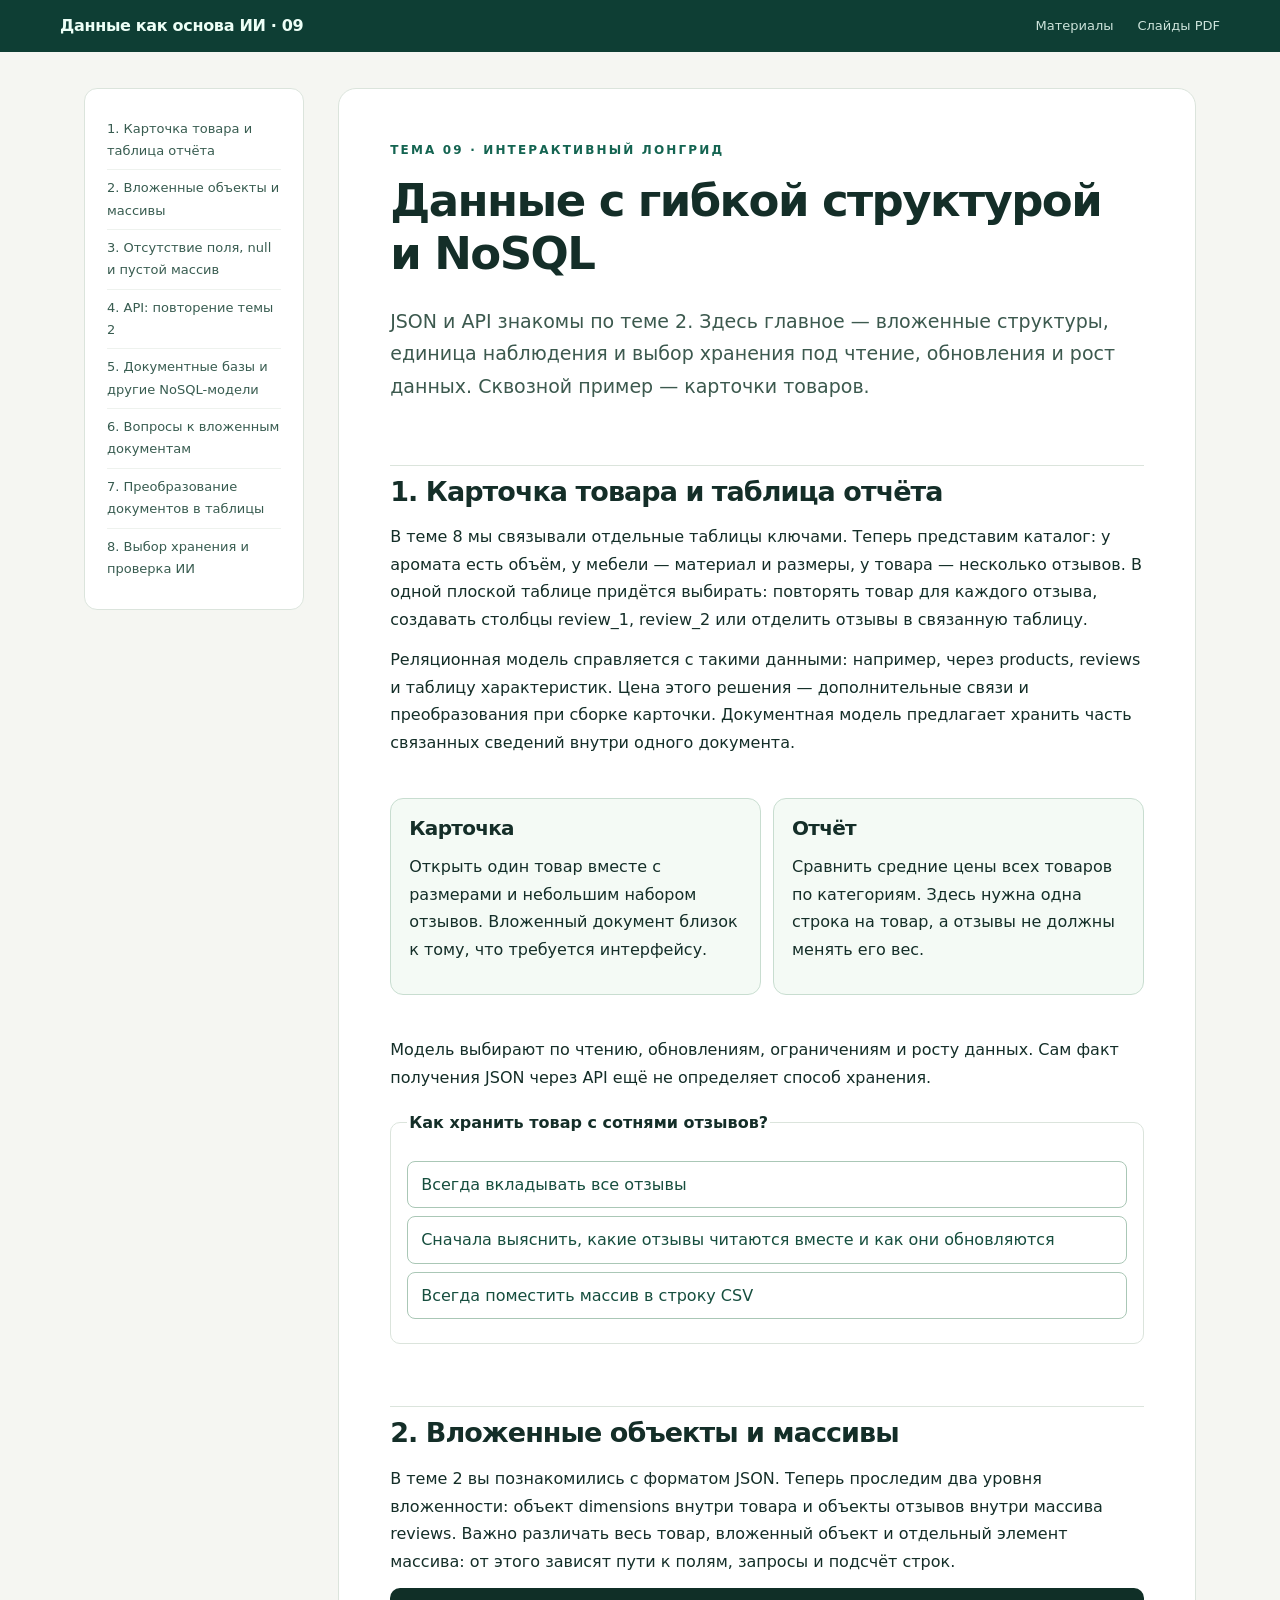
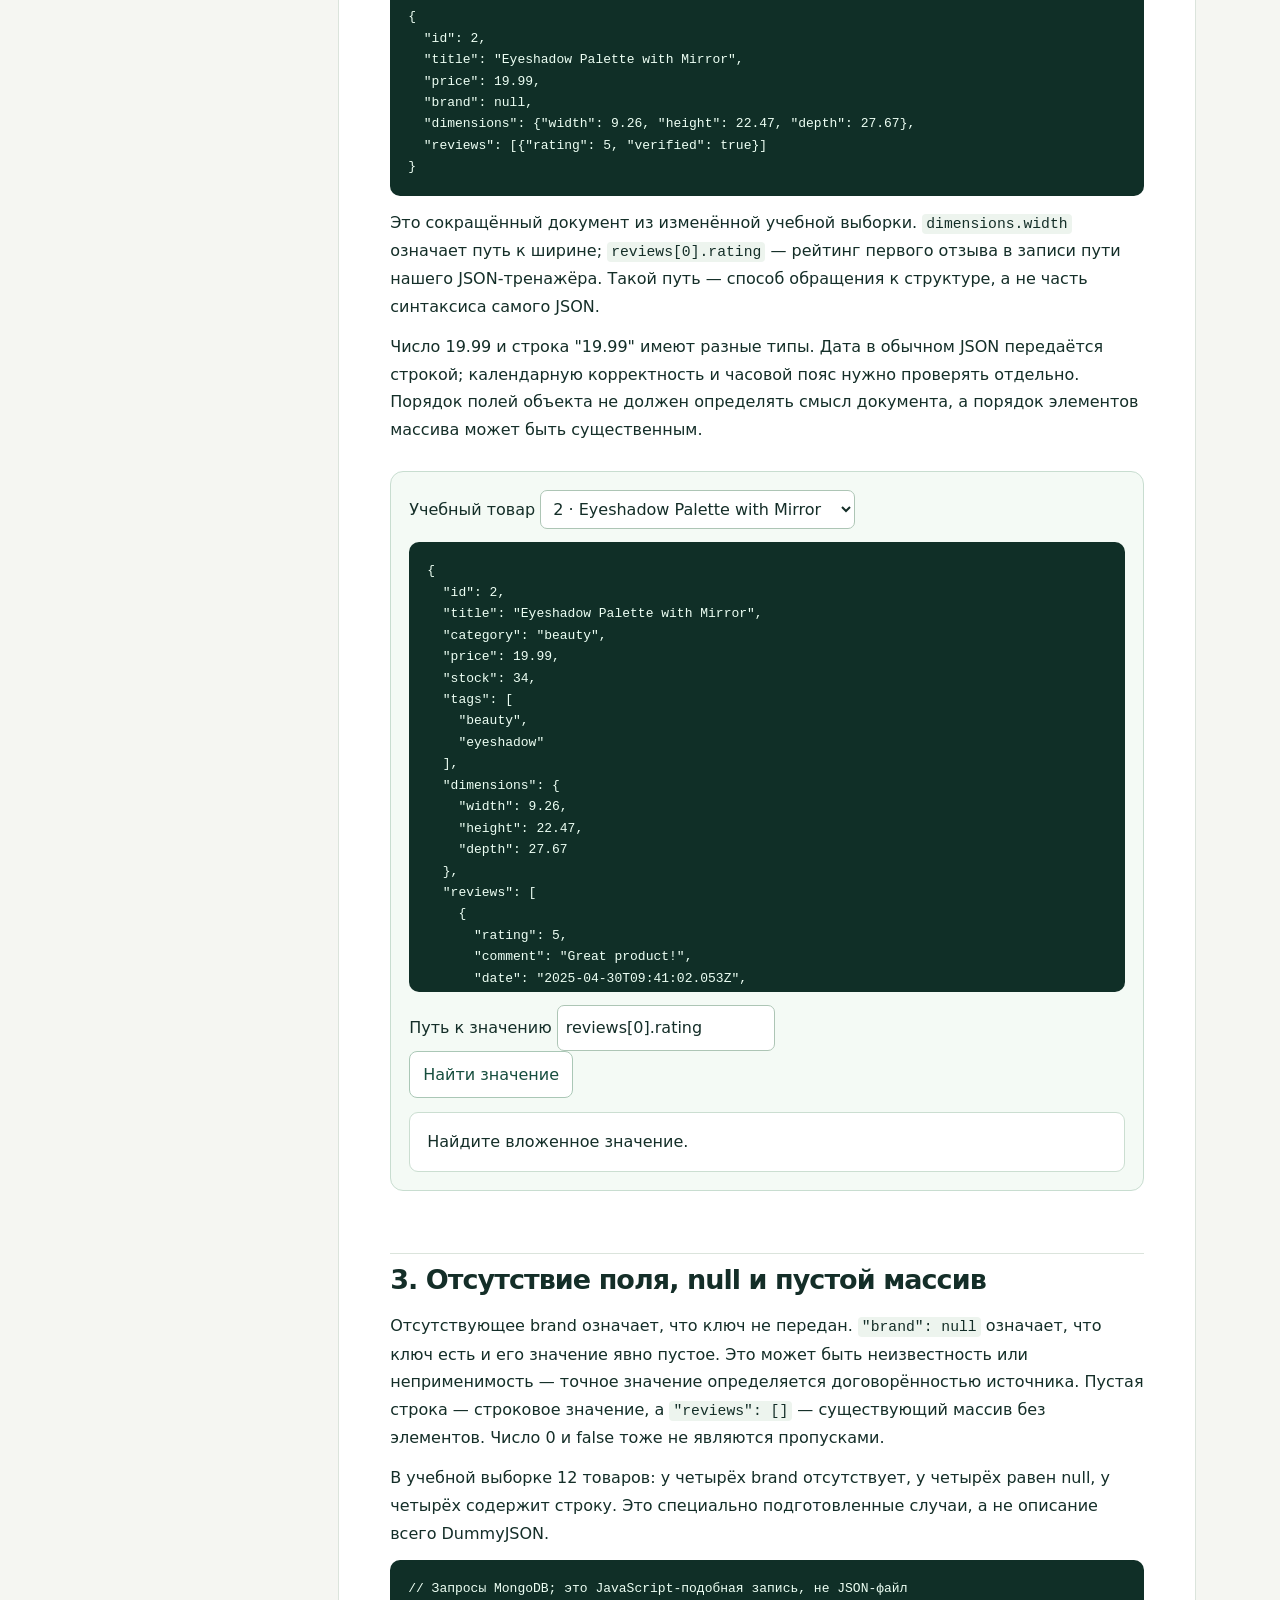
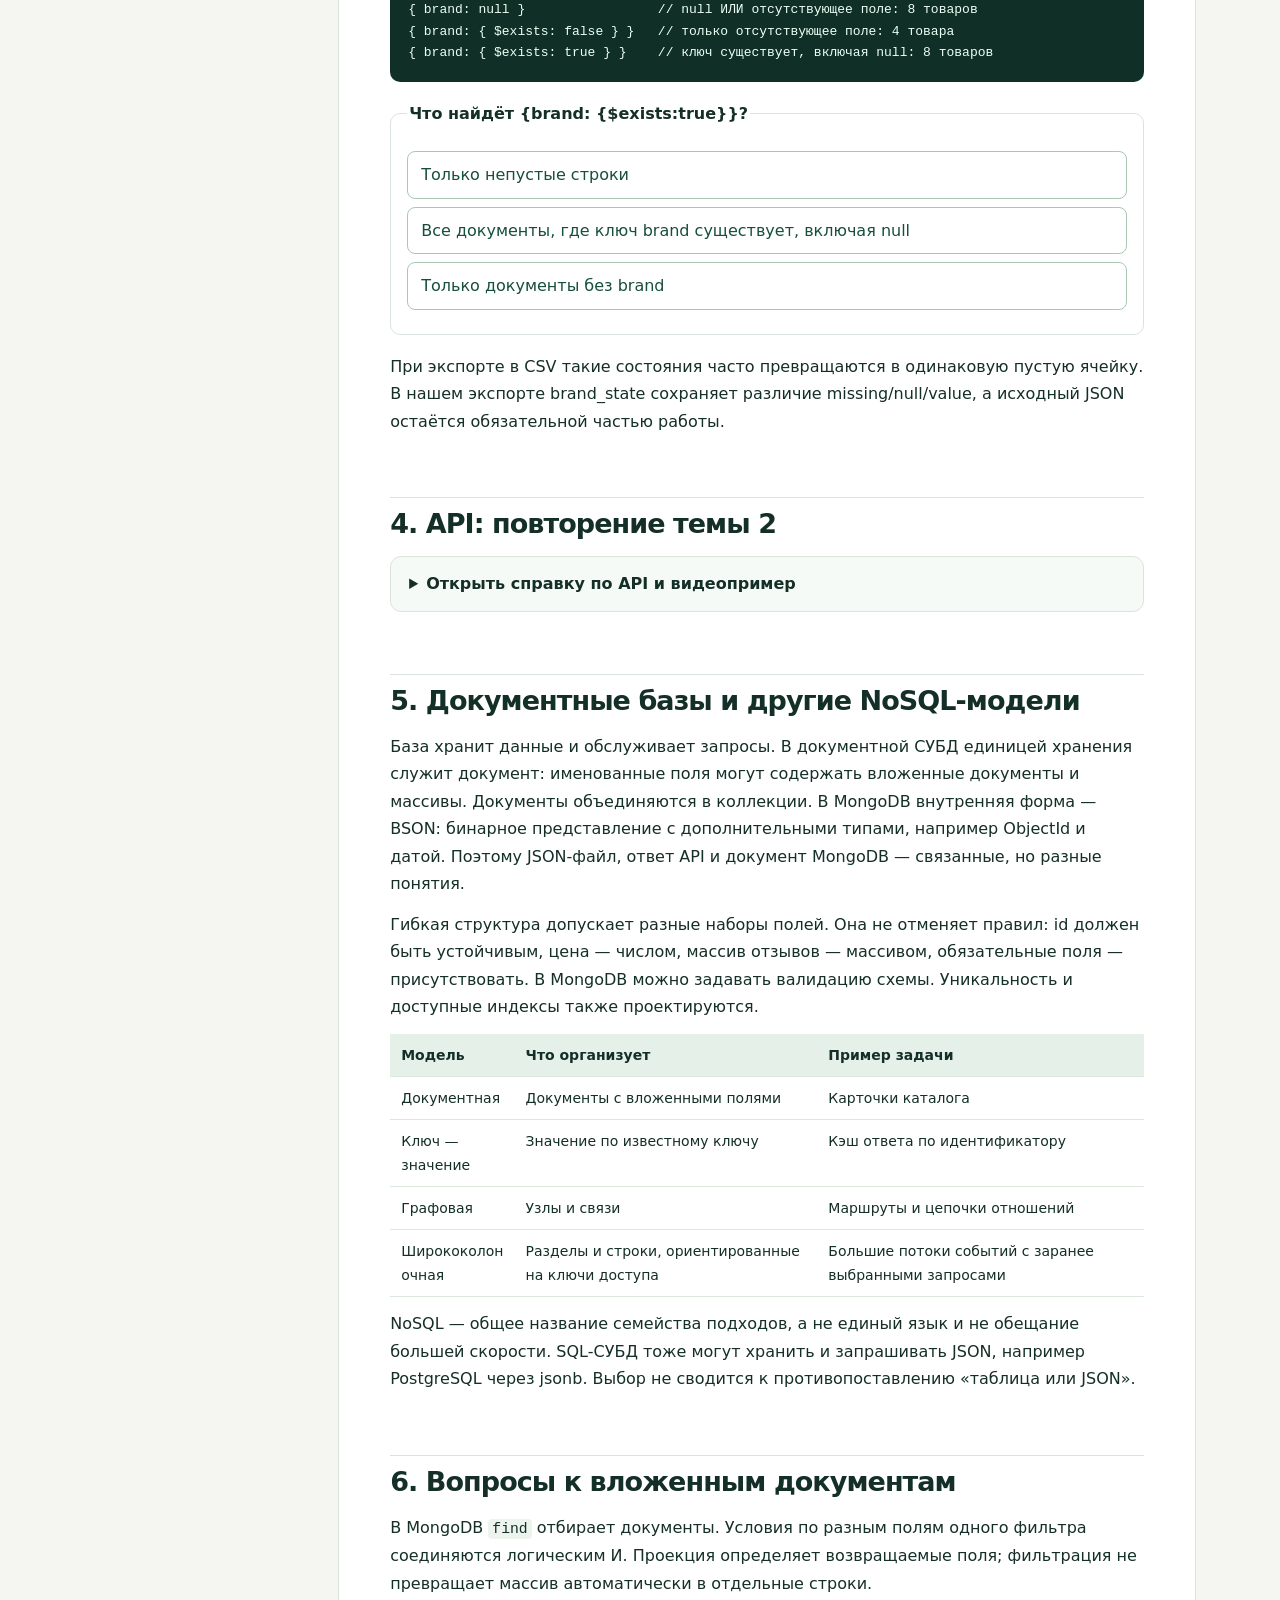
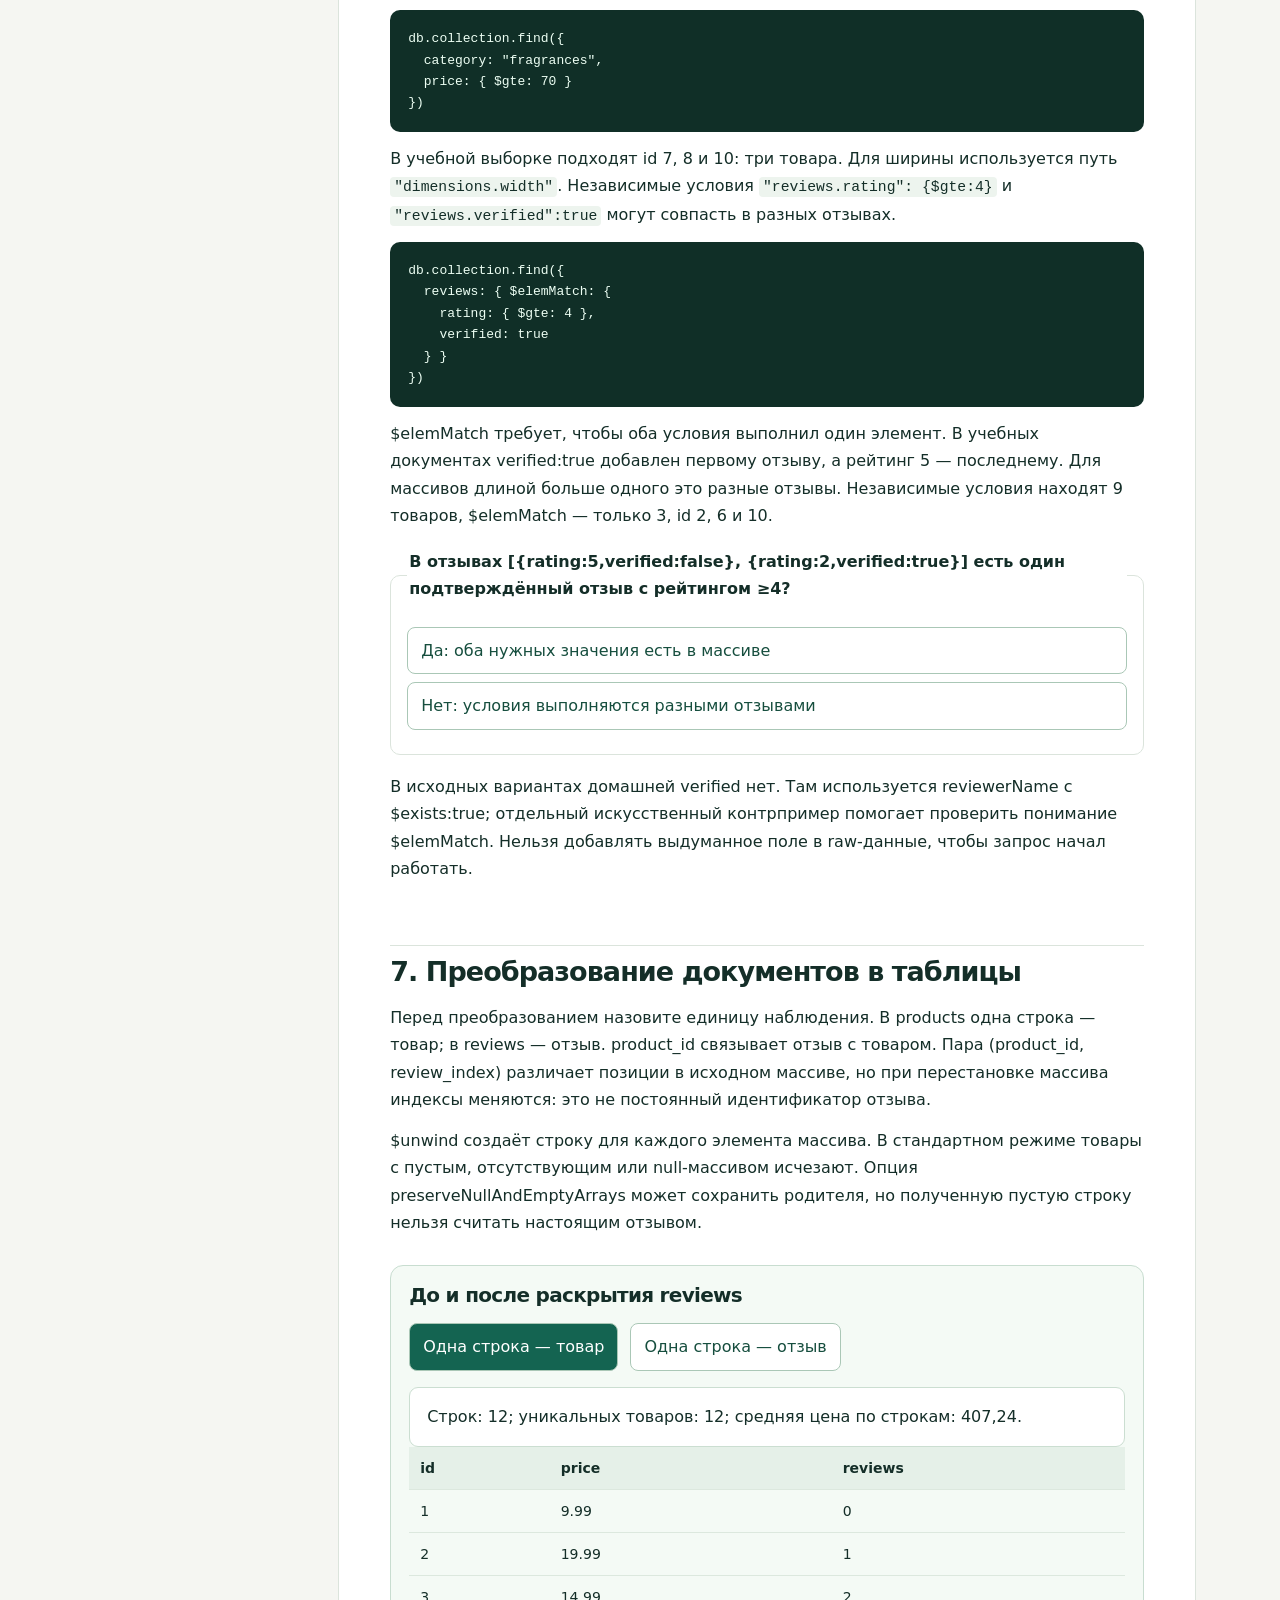
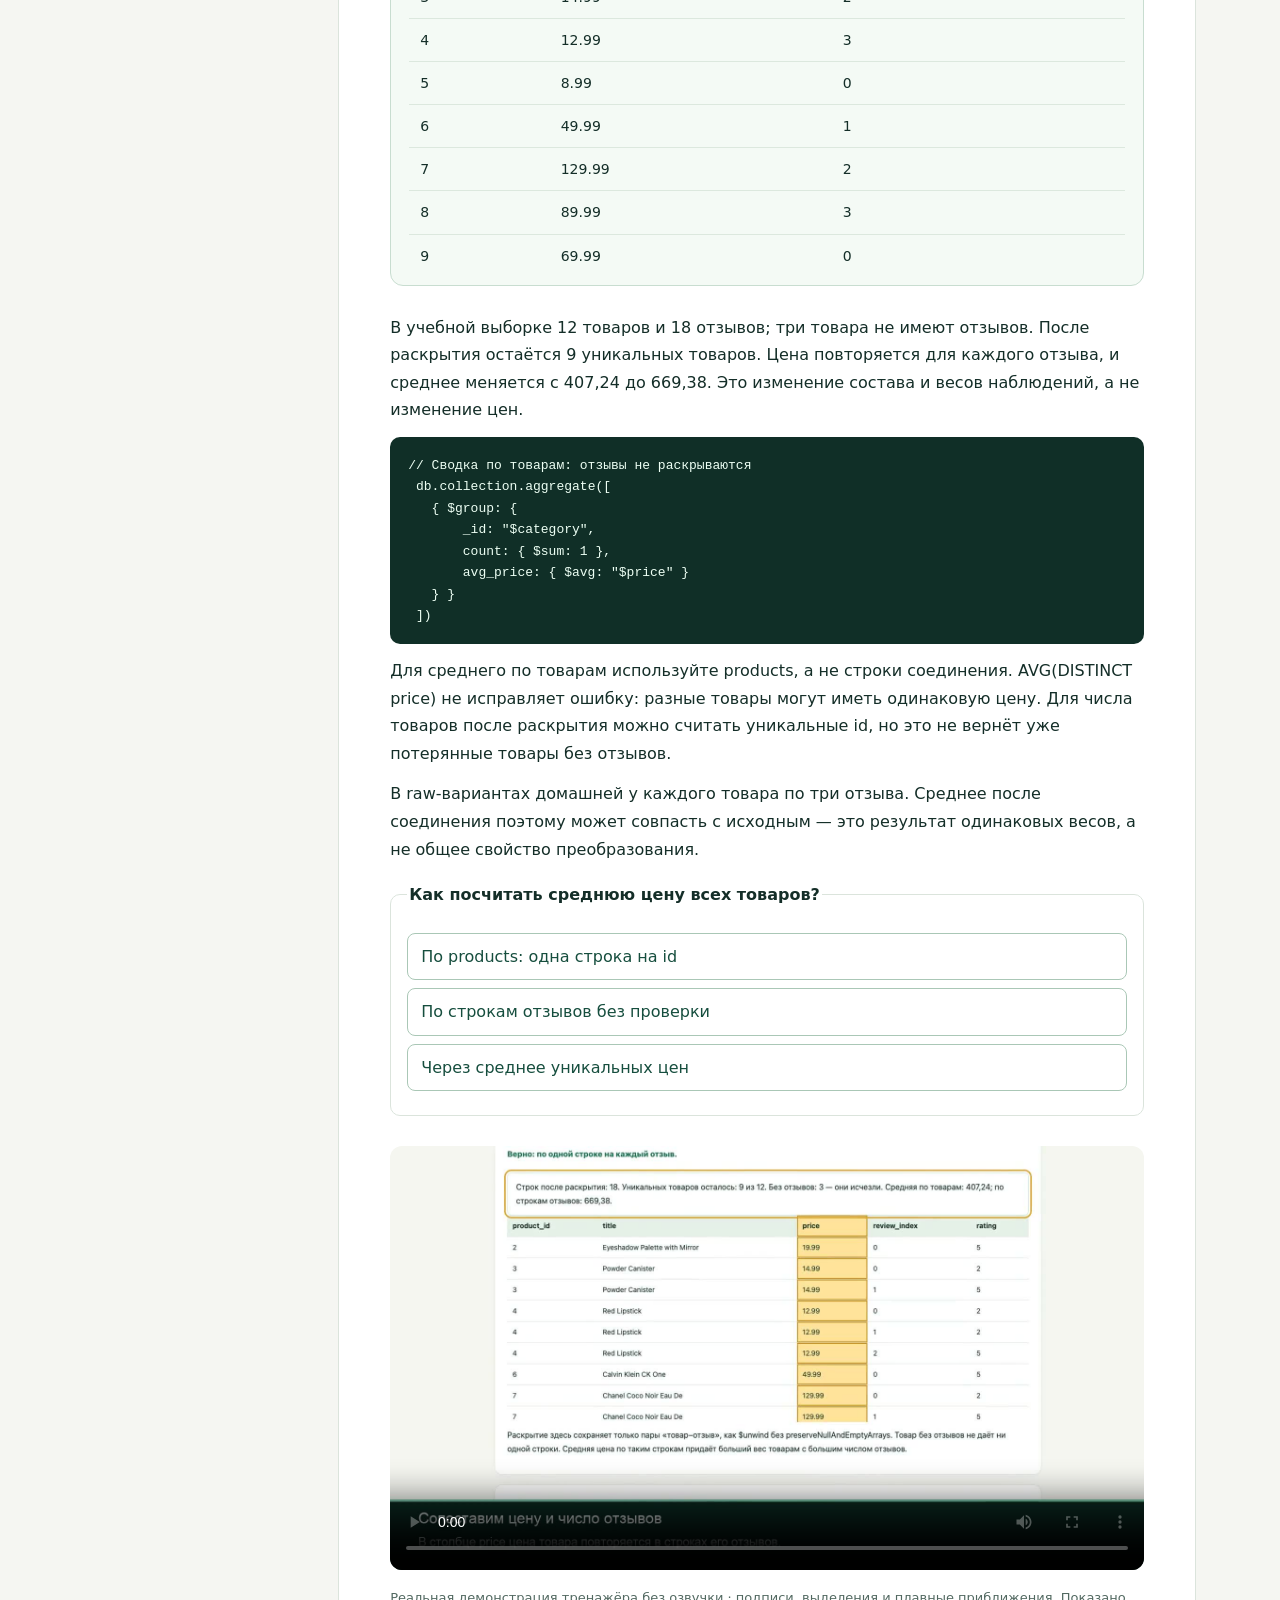
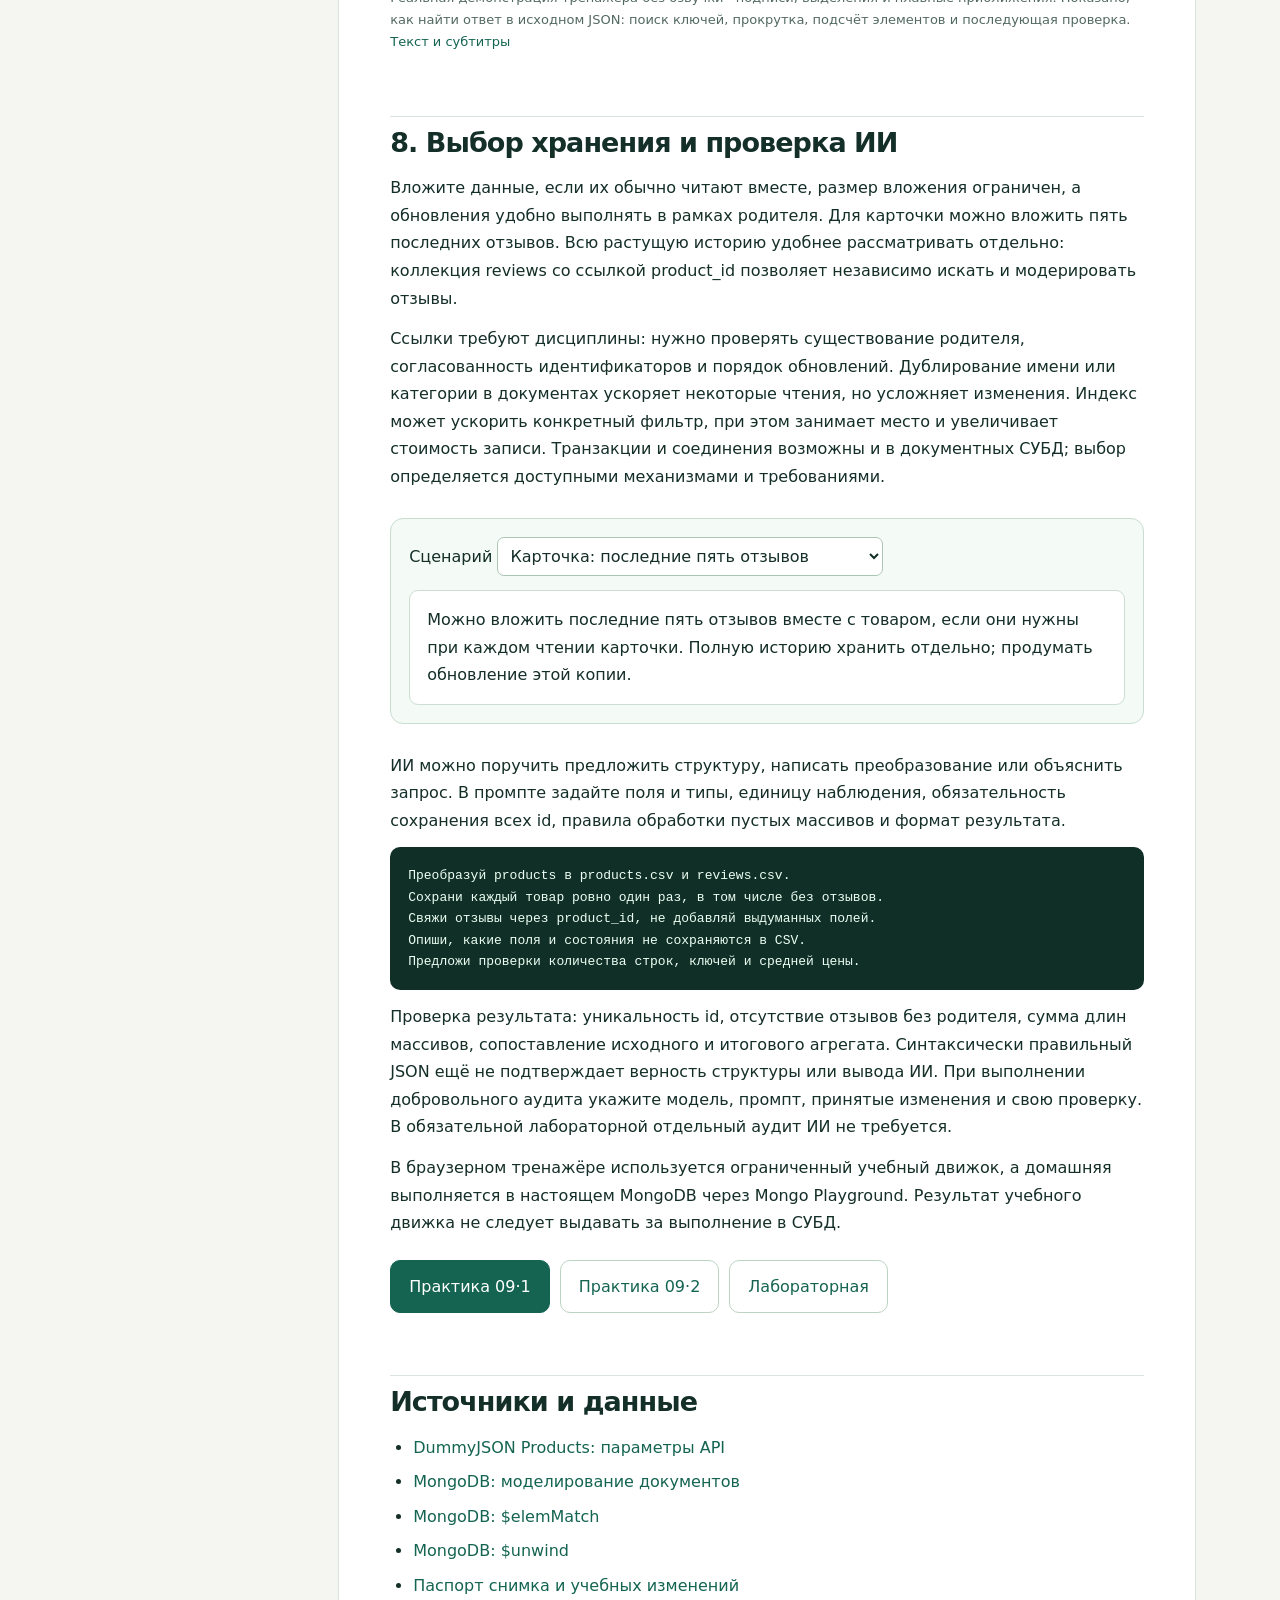
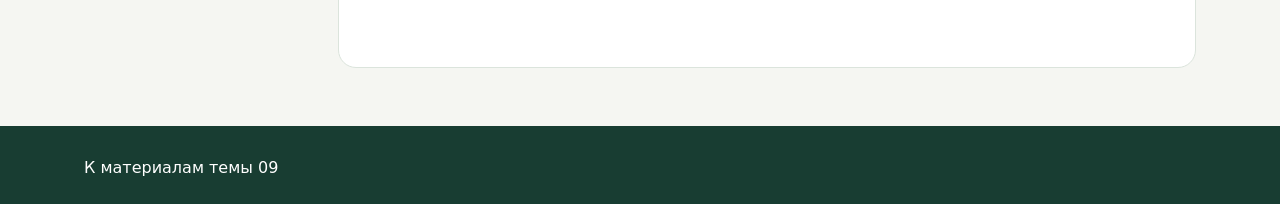
<file: read/09.html>
<!doctype html><html lang="ru"><head><meta charset="utf-8"><meta name="viewport" content="width=device-width,initial-scale=1"><title>JSON и NoSQL · Лонгрид темы 09</title><link rel="icon" href="data:,"><link rel="stylesheet" href="../assets/site.css"><link rel="stylesheet" href="../assets/topic09.css"><style>.article-grid>*{min-width:0}.article{overflow-wrap:anywhere}.quiz button{margin:8px 0}.article .case h3{margin-top:0}.article pre{white-space:pre-wrap}.article h2{font-size:27px}.article .grid{gap:12px}.article .case{padding:18px}.toc{max-height:90vh;overflow:auto}@media(max-width:860px){.article-grid{grid-template-columns:minmax(0,1fr)}} </style></head><body><header class="top"><div class="top-inner"><a class="brand" href="../index.html">Данные как основа ИИ · 09</a><nav class="subnav"><a href="../index.html">Материалы</a><a href="../09_ПРЕЗЕНТАЦИИ/Тема_09.pdf">Слайды PDF</a></nav></div></header><div class="wrap"><div class="article-grid"><aside class="toc"><a href="#model">1. Карточка товара и таблица отчёта</a><a href="#json">2. Вложенные объекты и массивы</a><a href="#missing">3. Отсутствие поля, null и пустой массив</a><a href="#api">4. API: повторение темы 2</a><a href="#nosql">5. Документные базы и другие NoSQL-модели</a><a href="#queries">6. Вопросы к вложенным документам</a><a href="#tables">7. Преобразование документов в таблицы</a><a href="#choice">8. Выбор хранения и проверка ИИ</a></aside><article class="article"><div class="eyebrow">Тема 09 · интерактивный лонгрид</div><h1>Данные с гибкой структурой и NoSQL</h1><p class="lead">JSON и API знакомы по теме 2. Здесь главное — вложенные структуры, единица наблюдения и выбор хранения под чтение, обновления и рост данных. Сквозной пример — карточки товаров.</p><section id="model"><h2>1. Карточка товара и таблица отчёта</h2><p>В теме 8 мы связывали отдельные таблицы ключами. Теперь представим каталог: у аромата есть объём, у мебели — материал и размеры, у товара — несколько отзывов. В одной плоской таблице придётся выбирать: повторять товар для каждого отзыва, создавать столбцы review_1, review_2 или отделить отзывы в связанную таблицу.</p><p>Реляционная модель справляется с такими данными: например, через products, reviews и таблицу характеристик. Цена этого решения — дополнительные связи и преобразования при сборке карточки. Документная модель предлагает хранить часть связанных сведений внутри одного документа.</p><div class="grid"><div class="case"><h3>Карточка</h3><p>Открыть один товар вместе с размерами и небольшим набором отзывов. Вложенный документ близок к тому, что требуется интерфейсу.</p></div><div class="case"><h3>Отчёт</h3><p>Сравнить средние цены всех товаров по категориям. Здесь нужна одна строка на товар, а отзывы не должны менять его вес.</p></div></div><p>Модель выбирают по чтению, обновлениям, ограничениям и росту данных. Сам факт получения JSON через API ещё не определяет способ хранения.</p><fieldset class="quiz" data-key="model"><legend>Как хранить товар с сотнями отзывов?</legend><button data-ok="false" data-explain="Нужны требования: объём массива, частота чтения, независимые обновления и проверки связей.">Всегда вкладывать все отзывы</button><button data-ok="true" data-explain="Нужны требования: объём массива, частота чтения, независимые обновления и проверки связей.">Сначала выяснить, какие отзывы читаются вместе и как они обновляются</button><button data-ok="false" data-explain="Нужны требования: объём массива, частота чтения, независимые обновления и проверки связей.">Всегда поместить массив в строку CSV</button><div role="status" class="answer"></div></fieldset></section><section id="json"><h2>2. Вложенные объекты и массивы</h2><p>В теме 2 вы познакомились с форматом JSON. Теперь проследим два уровня вложенности: объект dimensions внутри товара и объекты отзывов внутри массива reviews. Важно различать весь товар, вложенный объект и отдельный элемент массива: от этого зависят пути к полям, запросы и подсчёт строк.</p><pre>{
  &quot;id&quot;: 2,
  &quot;title&quot;: &quot;Eyeshadow Palette with Mirror&quot;,
  &quot;price&quot;: 19.99,
  &quot;brand&quot;: null,
  &quot;dimensions&quot;: {&quot;width&quot;: 9.26, &quot;height&quot;: 22.47, &quot;depth&quot;: 27.67},
  &quot;reviews&quot;: [{&quot;rating&quot;: 5, &quot;verified&quot;: true}]
}</pre><p>Это сокращённый документ из изменённой учебной выборки. <code>dimensions.width</code> означает путь к ширине; <code>reviews[0].rating</code> — рейтинг первого отзыва в записи пути нашего JSON-тренажёра. Такой путь — способ обращения к структуре, а не часть синтаксиса самого JSON.</p><p>Число 19.99 и строка "19.99" имеют разные типы. Дата в обычном JSON передаётся строкой; календарную корректность и часовой пояс нужно проверять отдельно. Порядок полей объекта не должен определять смысл документа, а порядок элементов массива может быть существенным.</p><div class="case"><label>Учебный товар <select id="doc-select"></select></label><pre id="doc-view"></pre><label>Путь к значению <input id="path" value="reviews[0].rating"></label><button id="path-run">Найти значение</button><div class="output" id="path-result" role="status"></div></div></section><section id="missing"><h2>3. Отсутствие поля, null и пустой массив</h2><p>Отсутствующее brand означает, что ключ не передан. <code>"brand": null</code> означает, что ключ есть и его значение явно пустое. Это может быть неизвестность или неприменимость — точное значение определяется договорённостью источника. Пустая строка — строковое значение, а <code>"reviews": []</code> — существующий массив без элементов. Число 0 и false тоже не являются пропусками.</p><p>В учебной выборке 12 товаров: у четырёх brand отсутствует, у четырёх равен null, у четырёх содержит строку. Это специально подготовленные случаи, а не описание всего DummyJSON.</p><pre>// Запросы MongoDB; это JavaScript-подобная запись, не JSON-файл
{ brand: null }                 // null ИЛИ отсутствующее поле: 8 товаров
{ brand: { $exists: false } }   // только отсутствующее поле: 4 товара
{ brand: { $exists: true } }    // ключ существует, включая null: 8 товаров</pre><fieldset class="quiz" data-key="missing"><legend>Что найдёт {brand: {$exists:true}}?</legend><button data-ok="false" data-explain="$exists проверяет наличие ключа, не заполненность его значения.">Только непустые строки</button><button data-ok="true" data-explain="$exists проверяет наличие ключа, не заполненность его значения.">Все документы, где ключ brand существует, включая null</button><button data-ok="false" data-explain="$exists проверяет наличие ключа, не заполненность его значения.">Только документы без brand</button><div role="status" class="answer"></div></fieldset><p>При экспорте в CSV такие состояния часто превращаются в одинаковую пустую ячейку. В нашем экспорте brand_state сохраняет различие missing/null/value, а исходный JSON остаётся обязательной частью работы.</p></section><section id="api"><h2>4. API: повторение темы 2</h2><details><summary>Открыть справку по API и видеопример</summary><p>Этот раздел — справка по материалу темы 2; его можно пропустить, если вы умеете получать и сохранять ответ API. Для обязательной лабораторной достаточно готового JSON варианта. API описывает, как запросить данные у сервиса. В учебном примере клиент отправляет HTTP GET на адрес ресурса products; параметры limit и skip управляют размером страницы и числом пропускаемых товаров.</p><pre>GET https://dummyjson.com/products?limit=10&amp;skip=0

{ &quot;products&quot;: [ ... ], &quot;total&quot;: 194, &quot;skip&quot;: 0, &quot;limit&quot;: 10 }</pre><p>194 — total в сохранённом снимке от 8 ноября 2026 года. Живой каталог может измениться. <code>products.length</code> — число объектов именно в текущем ответе. Успешный HTTP-статус не доказывает полноту или правильность данных: нужно проверить структуру ответа, типы, идентификаторы и метаданные страниц.</p><ol><li>Сохранить исходный ответ, точный URL и дату получения с часовым поясом.</li><li>Прочитать total, limit, skip и фактическое число объектов.</li><li>Если нужен весь каталог, запрашивать следующие страницы и проверять отсутствие повторов id. Одной первой страницы недостаточно.</li><li>Сопоставить уникальные id с ожидаемым объёмом. Если каталог меняется во время загрузки, offset-пагинация может давать пропуски или повторы; для воспроизводимого отчёта нужен согласованный снимок.</li></ol><p>В тренажёре отдельно обозначены страницы локального каталога из первых 30 товаров и запрос к живому API. В домашней требуется только назначенный блок из 10 товаров, а не все 194. При недоступности сети разрешён явно подписанный снимок.</p><fieldset class="quiz" data-key="api"><legend>Ответ содержит 10 объектов и total:194. Что уже известно?</legend><button data-ok="false" data-explain="total описывает объём каталога, но не добавляет недостающие объекты в текущий ответ.">Мы загрузили весь каталог</button><button data-ok="true" data-explain="total описывает объём каталога, но не добавляет недостающие объекты в текущий ответ.">Мы получили страницу из 10 товаров; полнота зависит от задачи</button><button data-ok="false" data-explain="total описывает объём каталога, но не добавляет недостающие объекты в текущий ответ.">194 товара автоматически сохранены в браузере</button><div role="status" class="answer"></div></fieldset><figure class="lesson-video" data-video-slot="theory-api"><h3>Страницы API: найти данные, проверить полноту и сохранить источник</h3><video controls playsinline preload="metadata" poster="../media/topic09_theory_api.jpg?v=1" style="display:block;width:100%;height:auto;border-radius:12px" aria-label="Страницы API: найти данные, проверить полноту и сохранить источник"><source src="../media/topic09_theory_api.mp4?v=1" type="video/mp4"><track kind="captions" src="../media/topic09_theory_api.ru.vtt?v=1" srclang="ru" label="Русские пояснения"><a href="../media/topic09_theory_api.mp4">Скачать видео</a></video><figcaption>Реальные действия · без озвучки · поиск по исходным данным, подписи и выделения. <a href="../media/topic09_theory_api.ru.vtt">Текст пояснений</a></figcaption></figure></details></section><section id="nosql"><h2>5. Документные базы и другие NoSQL-модели</h2><p>База хранит данные и обслуживает запросы. В документной СУБД единицей хранения служит документ: именованные поля могут содержать вложенные документы и массивы. Документы объединяются в коллекции. В MongoDB внутренняя форма — BSON: бинарное представление с дополнительными типами, например ObjectId и датой. Поэтому JSON-файл, ответ API и документ MongoDB — связанные, но разные понятия.</p><p>Гибкая структура допускает разные наборы полей. Она не отменяет правил: id должен быть устойчивым, цена — числом, массив отзывов — массивом, обязательные поля — присутствовать. В MongoDB можно задавать валидацию схемы. Уникальность и доступные индексы также проектируются.</p><div class="mini-data"><table><thead><tr><th>Модель</th><th>Что организует</th><th>Пример задачи</th></tr></thead><tbody><tr><td>Документная</td><td>Документы с вложенными полями</td><td>Карточки каталога</td></tr><tr><td>Ключ — значение</td><td>Значение по известному ключу</td><td>Кэш ответа по идентификатору</td></tr><tr><td>Графовая</td><td>Узлы и связи</td><td>Маршруты и цепочки отношений</td></tr><tr><td>Ширококолоночная</td><td>Разделы и строки, ориентированные на ключи доступа</td><td>Большие потоки событий с заранее выбранными запросами</td></tr></tbody></table></div><p>NoSQL — общее название семейства подходов, а не единый язык и не обещание большей скорости. SQL-СУБД тоже могут хранить и запрашивать JSON, например PostgreSQL через jsonb. Выбор не сводится к противопоставлению «таблица или JSON».</p></section><section id="queries"><h2>6. Вопросы к вложенным документам</h2><p>В MongoDB <code>find</code> отбирает документы. Условия по разным полям одного фильтра соединяются логическим И. Проекция определяет возвращаемые поля; фильтрация не превращает массив автоматически в отдельные строки.</p><pre>db.collection.find({
  category: &quot;fragrances&quot;,
  price: { $gte: 70 }
})</pre><p>В учебной выборке подходят id 7, 8 и 10: три товара. Для ширины используется путь <code>"dimensions.width"</code>. Независимые условия <code>"reviews.rating": {$gte:4}</code> и <code>"reviews.verified":true</code> могут совпасть в разных отзывах.</p><pre>db.collection.find({
  reviews: { $elemMatch: {
    rating: { $gte: 4 },
    verified: true
  } }
})</pre><p>$elemMatch требует, чтобы оба условия выполнил один элемент. В учебных документах verified:true добавлен первому отзыву, а рейтинг 5 — последнему. Для массивов длиной больше одного это разные отзывы. Независимые условия находят 9 товаров, $elemMatch — только 3, id 2, 6 и 10.</p><fieldset class="quiz" data-key="elem"><legend>В отзывах [{rating:5,verified:false}, {rating:2,verified:true}] есть один подтверждённый отзыв с рейтингом ≥4?</legend><button data-ok="false" data-explain="Независимые условия найдут документ; $elemMatch с обоими условиями — не найдёт.">Да: оба нужных значения есть в массиве</button><button data-ok="true" data-explain="Независимые условия найдут документ; $elemMatch с обоими условиями — не найдёт.">Нет: условия выполняются разными отзывами</button><div role="status" class="answer"></div></fieldset><p>В исходных вариантах домашней verified нет. Там используется reviewerName с $exists:true; отдельный искусственный контрпример помогает проверить понимание $elemMatch. Нельзя добавлять выдуманное поле в raw-данные, чтобы запрос начал работать.</p></section><section id="tables"><h2>7. Преобразование документов в таблицы</h2><p>Перед преобразованием назовите единицу наблюдения. В products одна строка — товар; в reviews — отзыв. product_id связывает отзыв с товаром. Пара (product_id, review_index) различает позиции в исходном массиве, но при перестановке массива индексы меняются: это не постоянный идентификатор отзыва.</p><p>$unwind создаёт строку для каждого элемента массива. В стандартном режиме товары с пустым, отсутствующим или null-массивом исчезают. Опция preserveNullAndEmptyArrays может сохранить родителя, но полученную пустую строку нельзя считать настоящим отзывом.</p><div class="case"><h3>До и после раскрытия reviews</h3><div class="toolbar"><button data-unit="products">Одна строка — товар</button><button data-unit="reviews">Одна строка — отзыв</button></div><div id="unwind-output" class="output" role="status"></div><div id="unwind-table" class="mini-data"></div></div><p>В учебной выборке 12 товаров и 18 отзывов; три товара не имеют отзывов. После раскрытия остаётся 9 уникальных товаров. Цена повторяется для каждого отзыва, и среднее меняется с 407,24 до 669,38. Это изменение состава и весов наблюдений, а не изменение цен.</p><pre>// Сводка по товарам: отзывы не раскрываются
 db.collection.aggregate([
   { $group: {
       _id: &quot;$category&quot;,
       count: { $sum: 1 },
       avg_price: { $avg: &quot;$price&quot; }
   } }
 ])</pre><p>Для среднего по товарам используйте products, а не строки соединения. AVG(DISTINCT price) не исправляет ошибку: разные товары могут иметь одинаковую цену. Для числа товаров после раскрытия можно считать уникальные id, но это не вернёт уже потерянные товары без отзывов.</p><p>В raw-вариантах домашней у каждого товара по три отзыва. Среднее после соединения поэтому может совпасть с исходным — это результат одинаковых весов, а не общее свойство преобразования.</p><fieldset class="quiz" data-key="avg"><legend>Как посчитать среднюю цену всех товаров?</legend><button data-ok="true" data-explain="Сохраняем одинаковый вес каждому товару, включая товары без отзывов.">По products: одна строка на id</button><button data-ok="false" data-explain="Сохраняем одинаковый вес каждому товару, включая товары без отзывов.">По строкам отзывов без проверки</button><button data-ok="false" data-explain="Сохраняем одинаковый вес каждому товару, включая товары без отзывов.">Через среднее уникальных цен</button><div role="status" class="answer"></div></fieldset><figure class="lesson-video"><video controls playsinline preload="metadata" poster="../media/topic09_unwind.jpg?v=4" style="width:100%;border-radius:12px" aria-label="Почему после раскрытия отзывов меняется средняя цена"><source src="../media/topic09_unwind.mp4?v=4" type="video/mp4"><track kind="captions" src="../media/topic09_unwind.ru.vtt?v=4" srclang="ru" label="Русские субтитры"><a href="../media/topic09_unwind.mp4">Скачать видео</a></video><figcaption>Реальная демонстрация тренажёра без озвучки · подписи, выделения и плавные приближения. Показано, как найти ответ в исходном JSON: поиск ключей, прокрутка, подсчёт элементов и последующая проверка. <a href="../media/topic09_unwind.ru.vtt">Текст и субтитры</a></figcaption></figure></section><section id="choice"><h2>8. Выбор хранения и проверка ИИ</h2><p>Вложите данные, если их обычно читают вместе, размер вложения ограничен, а обновления удобно выполнять в рамках родителя. Для карточки можно вложить пять последних отзывов. Всю растущую историю удобнее рассматривать отдельно: коллекция reviews со ссылкой product_id позволяет независимо искать и модерировать отзывы.</p><p>Ссылки требуют дисциплины: нужно проверять существование родителя, согласованность идентификаторов и порядок обновлений. Дублирование имени или категории в документах ускоряет некоторые чтения, но усложняет изменения. Индекс может ускорить конкретный фильтр, при этом занимает место и увеличивает стоимость записи. Транзакции и соединения возможны и в документных СУБД; выбор определяется доступными механизмами и требованиями.</p><div class="case"><label>Сценарий <select id="scenario"><option value="card">Карточка: последние пять отзывов</option><option value="history">История: новые отзывы без ограничения</option><option value="report">Отчёт по категориям</option></select></label><div id="scenario-output" class="output" role="status"></div></div><p>ИИ можно поручить предложить структуру, написать преобразование или объяснить запрос. В промпте задайте поля и типы, единицу наблюдения, обязательность сохранения всех id, правила обработки пустых массивов и формат результата.</p><pre>Преобразуй products в products.csv и reviews.csv.
Сохрани каждый товар ровно один раз, в том числе без отзывов.
Свяжи отзывы через product_id, не добавляй выдуманных полей.
Опиши, какие поля и состояния не сохраняются в CSV.
Предложи проверки количества строк, ключей и средней цены.</pre><p>Проверка результата: уникальность id, отсутствие отзывов без родителя, сумма длин массивов, сопоставление исходного и итогового агрегата. Синтаксически правильный JSON ещё не подтверждает верность структуры или вывода ИИ. При выполнении добровольного аудита укажите модель, промпт, принятые изменения и свою проверку. В обязательной лабораторной отдельный аудит ИИ не требуется.</p><p>В браузерном тренажёре используется ограниченный учебный движок, а домашняя выполняется в настоящем MongoDB через Mongo Playground. Результат учебного движка не следует выдавать за выполнение в СУБД.</p><div class="cta"><a class="btn" href="../04_ИНТЕРАКТИВЫ/Тренажер_09_JSON.html">Практика 09·1</a><a class="btn alt" href="../04_ИНТЕРАКТИВЫ/Тренажер_09_документы.html">Практика 09·2</a><a class="btn alt" href="../03_ЛАБОРАТОРНЫЕ/ЛР_09.html">Лабораторная</a></div></section><h2>Источники и данные</h2><ul><li><a href="https://dummyjson.com/docs/products">DummyJSON Products: параметры API</a></li><li><a href="https://www.mongodb.com/docs/manual/data-modeling/">MongoDB: моделирование документов</a></li><li><a href="https://www.mongodb.com/docs/manual/reference/operator/query/elemmatch/">MongoDB: $elemMatch</a></li><li><a href="https://www.mongodb.com/docs/manual/reference/operator/aggregation/unwind/">MongoDB: $unwind</a></li><li><a href="../05_ДАННЫЕ_СТУДЕНТАМ/Паспорт_данных.md">Паспорт снимка и учебных изменений</a></li></ul></article></div></div><footer class="footer"><div class="wrap"><a href="../index.html">К материалам темы 09</a></div></footer><script src="../assets/data.js"></script><script src="../assets/common.js"></script><script src="../assets/theory.js"></script></body></html>
</file>
<file: assets/site.css>
:root {
  --bg: #f5f6f2;
  --text: #142e28;
  --muted: #526961;
  --brand: #146451;
  --brand2: #0e3e34;
  --line: #dbe4dc;
  --paper: #fff;
  --aqua: #e8f5ee;
  --sand: #f7f0e1;
  --pink: #f7e8e0;
  --w: 1160px
}

* {
  box-sizing: border-box
}

html {
  scroll-behavior: smooth
}

body {
  margin: 0;
  color: var(--text);
  background: var(--bg);
  font: 16px/1.72 system-ui, -apple-system, 'Segoe UI', Arial, sans-serif
}

a {
  color: var(--brand);
  text-decoration: none
}

a:hover {
  text-decoration: underline
}

a:focus-visible,
button:focus-visible,
input:focus-visible {
  outline: 3px solid #e8ac53;
  outline-offset: 3px
}

.top {
  background: var(--brand2);
  color: #ebfaf2;
  padding: 12px clamp(20px, 4vw, 60px)
}

.top-inner {
  max-width: var(--w);
  margin: auto;
  display: flex;
  justify-content: space-between;
  align-items: center;
  gap: 16px
}

.top a {
  color: #edfff7
}

.brand {
  font-weight: 800;
  letter-spacing: -.02em
}

.subnav {
  font-size: 13px;
  display: flex;
  gap: 24px;
  flex-wrap: wrap;
  align-items: center
}

.subnav a {
  opacity: .86
}

.subnav a:hover {
  opacity: 1
}

.wrap {
  max-width: var(--w);
  margin: auto;
  padding: 0 24px
}

.hero {
  padding: 72px 0 48px;
  display: grid;
  grid-template-columns: 1.35fr .72fr;
  gap: 38px;
  align-items: center
}

.eyebrow {
  font-size: 12px;
  text-transform: uppercase;
  letter-spacing: .18em;
  font-weight: 800;
  color: var(--brand)
}

h1,
h2,
h3,
h4 {
  line-height: 1.18;
  letter-spacing: -.035em
}

h1 {
  font-size: clamp(35px, 5vw, 60px);
  margin: 14px 0 24px
}

h2 {
  font-size: clamp(27px, 3vw, 37px);
  margin: 40px 0 16px
}

h3 {
  font-size: 22px;
  margin: 28px 0 12px
}

p {
  margin: 13px 0
}

.lede {
  font-size: 20px;
  line-height: 1.63;
  color: #3c574f;
  max-width: 730px
}

.hero-panel {
  background: #e1f1e7;
  border: 1px solid #c0dacc;
  padding: 28px;
  border-radius: 22px
}

.hero-panel small {
  font-size: 12px;
  text-transform: uppercase;
  letter-spacing: .13em;
  color: #3f6657;
  font-weight: 750
}

.hero-panel .step {
  border-bottom: 1px solid #b8d1c2;
  padding: 13px 0;
  font-weight: 640
}

.hero-panel .step:last-child {
  border: 0
}

.n {
  display: inline-block;
  font-weight: 800;
  color: #26735c;
  margin-right: 12px
}

.btn {
  display: inline-flex;
  align-items: center;
  justify-content: center;
  gap: 8px;
  border-radius: 10px;
  padding: 12px 18px;
  border: 1px solid var(--brand);
  background: var(--brand);
  color: #fff;
  font-weight: 700;
  cursor: pointer;
  font: inherit
}

.btn:hover {
  background: #0c4638;
  text-decoration: none;
  color: white
}

.btn.alt {
  background: white;
  color: var(--brand);
  border-color: #bdd3c4
}

.btn.alt:hover {
  background: #eff8f1
}

.cta {
  display: flex;
  flex-wrap: wrap;
  gap: 10px;
  margin: 23px 0
}

.section {
  padding: 22px 0 44px;
  border-top: 1px solid var(--line)
}

.muted {
  color: var(--muted)
}

.grid {
  display: grid;
  grid-template-columns: repeat(2, minmax(0, 1fr));
  gap: 17px
}

.grid.three {
  grid-template-columns: repeat(3, minmax(0, 1fr))
}

.panel,
.card {
  background: var(--paper);
  border: 1px solid var(--line);
  border-radius: 16px;
  padding: 25px;
  box-shadow: 0 8px 22px rgba(12, 51, 40, .025)
}

.card {
  transition: transform .15s, border-color .15s;
  display: block;
  color: var(--text)
}

.card:hover {
  text-decoration: none;
  transform: translateY(-3px);
  border-color: #9ec4ac
}

.card h3 {
  margin: 13px 0 10px
}

.card p {
  color: var(--muted)
}

.tag {
  display: inline-block;
  background: var(--aqua);
  color: #14604e;
  border-radius: 50px;
  padding: 4px 11px;
  font-size: 12px;
  font-weight: 800;
  letter-spacing: .02em
}

.tag.alt {
  background: var(--sand);
  color: #7e642e
}

.tag.gray {
  background: #eff0eb;
  color: #58635d
}

.fine {
  font-size: 13px;
  color: var(--muted)
}

.arrow {
  float: right;
  font-size: 22px;
  color: var(--brand)
}

.filelinks {
  display: flex;
  flex-wrap: wrap;
  gap: 14px;
  margin-top: 14px
}

.filelinks a {
  font-weight: 650;
  border-bottom: 1px solid #b7d7c8
}

.footer {
  background: #183d32;
  color: #c6dbd1;
  padding: 28px 24px;
  margin-top: 58px
}

.footer .wrap {
  display: flex;
  justify-content: space-between;
  gap: 24px
}

.footer a {
  color: white
}

.article-grid {
  display: grid;
  grid-template-columns: 220px minmax(0, 1fr);
  gap: 34px;
  align-items: start;
  padding-top: 36px
}

.toc {
  position: sticky;
  top: 24px;
  padding: 22px;
  border: 1px solid var(--line);
  border-radius: 13px;
  background: #fff
}

.toc strong {
  font-size: 14px
}

.toc a {
  display: block;
  padding: 7px 0;
  color: #385c50;
  font-size: 13px;
  border-bottom: 1px solid #eef2ee
}

.toc a:last-child {
  border: 0
}

.article {
  background: #fff;
  padding: clamp(28px, 4vw, 60px);
  border: 1px solid var(--line);
  border-radius: 18px
}

.article h1 {
  font-size: clamp(31px, 4vw, 45px)
}

.article h2 {
  font-size: 29px;
  margin-top: 62px;
  padding-top: 10px;
  border-top: 1px solid var(--line)
}

.article h3 {
  font-size: 20px
}

.article .lead {
  font-size: 19px;
  color: #3c594e
}

.article p {
  max-width: 78ch
}

.article figure {
  margin: 30px 0
}

.article figcaption {
  font-size: 13px;
  color: var(--muted);
  margin-top: 8px
}

.article blockquote {
  border-left: 4px solid var(--brand);
  margin: 26px 0;
  padding: 8px 20px;
  background: var(--aqua)
}

.article ul,
.article ol {
  padding-left: 23px
}

.article li {
  margin: 7px 0
}

.case {
  border: 1px solid #c8ddd0;
  background: #f4faf5;
  border-radius: 13px;
  padding: 22px;
  margin: 28px 0
}

.case.sand {
  background: #fcf8ec;
  border-color: #e7dac2
}

.case.pink {
  background: #fcf2ed;
  border-color: #ead3c6
}

.case-label {
  font-size: 11px;
  letter-spacing: .12em;
  text-transform: uppercase;
  color: var(--brand);
  font-weight: 800
}

.button-row {
  display: flex;
  gap: 9px;
  flex-wrap: wrap;
  margin: 16px 0
}

.choice {
  padding: 10px 13px;
  border: 1px solid #a7c6b4;
  color: #20483a;
  background: white;
  border-radius: 9px;
  font: inherit;
  cursor: pointer
}

.choice:hover {
  background: #e4f1e7
}

.choice[aria-pressed="true"] {
  background: #175747;
  color: #fff;
  border-color: #175747
}

.output {
  min-height: 60px;
  padding: 15px 17px;
  background: #fff;
  border: 1px solid #cbded1;
  border-radius: 9px;
  margin-top: 14px;
  white-space: pre-line
}

.output strong {
  color: #145641
}

.mini-data {
  overflow-x: auto
}

.mini-data table {
  width: 100%;
  border-collapse: collapse;
  font-size: 14px
}

.mini-data th,
.mini-data td {
  padding: 9px 11px;
  border-bottom: 1px solid #dce8de;
  text-align: left
}

.mini-data th {
  background: #e5f0e8
}

.bad {
  color: #9a4d36;
  font-weight: 750
}

.ok {
  color: #176f4e;
  font-weight: 750
}

.bigstat {
  font-size: 33px;
  font-weight: 850;
  letter-spacing: -.05em;
  color: #176c52
}

.stat-grid {
  display: grid;
  grid-template-columns: 1fr 1fr;
  gap: 14px;
  margin: 15px 0
}

.stat {
  padding: 16px;
  background: white;
  border: 1px solid #cbded1;
  border-radius: 12px
}

.stat p {
  font-size: 13px;
  margin: 0
}

.meter {
  height: 14px;
  background: #e3ebe4;
  border-radius: 30px;
  overflow: hidden;
  margin: 9px 0
}

.meter>span {
  display: block;
  height: 100%;
  background: #28856b;
  transition: width .2s
}

.meter.red>span {
  background: #ca7d55
}

.range-wrap {
  display: flex;
  align-items: center;
  gap: 16px
}

.range-wrap input {
  width: 100%;
  accent-color: #19745b
}

.hero-illustration {
  display: block;
  width: 100%;
  height: auto;
  border-radius: 10px
}

.pager {
  display: flex;
  justify-content: space-between;
  gap: 18px;
  margin: 26px 0
}

.pager a {
  display: block;
  background: #fff;
  border: 1px solid var(--line);
  padding: 16px;
  border-radius: 12px;
  flex: 1
}

.kbd {
  font: 13px ui-monospace, SFMono-Regular, Consolas, monospace;
  padding: 2px 6px;
  border-radius: 5px;
  background: #eaf1eb
}

.codebox {
  background: #14352d;
  color: #e8faef;
  border-radius: 12px;
  padding: 18px 22px;
  font: 13px/1.7 ui-monospace, Consolas, monospace;
  white-space: pre-wrap;
  overflow-x: auto
}

.bullets {
  display: grid;
  grid-template-columns: repeat(3, 1fr);
  gap: 10px
}

.bullets>div {
  padding: 15px;
  background: #fff;
  border: 1px solid var(--line);
  border-radius: 12px
}

.tiny {
  font-size: 12px;
  color: var(--muted)
}

details {
  background: #f6faf6;
  border: 1px solid var(--line);
  padding: 13px 18px;
  border-radius: 11px;
  margin: 14px 0
}

summary {
  cursor: pointer;
  font-weight: 700
}

@media(max-width:860px) {
  .article-grid {
    grid-template-columns: 1fr
  }

  .toc {
    position: static;
    display: none
  }

  .hero {
    grid-template-columns: 1fr
  }

  .grid.three {
    grid-template-columns: 1fr 1fr
  }
}

@media(max-width:650px) {

  .grid,
  .grid.three,
  .stat-grid,
  .bullets {
    grid-template-columns: 1fr
  }

  .hero {
    padding: 35px 0
  }

  .article {
    padding: 20px;
    border-radius: 0
  }

  .wrap {
    padding: 0 16px
  }

  .top-inner,
  .footer .wrap {
    display: block
  }

  .subnav {
    margin-top: 8px;
    gap: 12px
  }

  .article h2 {
    margin-top: 38px
  }

  .pager {
    flex-direction: column
  }
}

.video-stub {
  display: grid;
  grid-template-columns: minmax(0, 280px) minmax(0, 1fr);
  gap: 22px;
  align-items: center;
  border: 1px dashed #9fc4b3;
  background: #f4faf7;
  border-radius: 13px;
  padding: 18px;
  margin: 26px 0
}

.video-stub .frame {
  aspect-ratio: 16/9;
  border-radius: 10px;
  background: linear-gradient(135deg, #0e3e34, #1f6457);
  color: #d9f1e7;
  display: flex;
  flex-direction: column;
  align-items: center;
  justify-content: center;
  gap: 8px;
  font-size: 13px;
  text-align: center;
  padding: 12px
}

.video-stub .play {
  width: 52px;
  height: 52px;
  border-radius: 50%;
  border: 2px solid #d9f1e7;
  display: flex;
  align-items: center;
  justify-content: center;
  font-size: 19px;
  padding-left: 4px
}

.video-stub h3 {
  margin: 0 0 4px;
  font-size: 18px;
  color: var(--text)
}

.video-stub ol,
.video-stub ul {
  margin: 8px 0 0;
  padding-left: 20px;
  font-size: 14px
}

.video-stub li {
  margin: .2em 0
}

.draft {
  border: 1px solid #e7dac2;
  background: #fcf8ec;
  border-radius: 12px;
  padding: 14px 18px;
  margin: 0 0 26px;
  font-size: 15px
}

.draft b {
  color: #7e642e
}

.plan {
  color: var(--muted)
}

.plan li {
  margin: 4px 0
}

@media(max-width:650px) {
  .video-stub {
    grid-template-columns: 1fr
  }
}
</file>
<file: assets/topic09.css>
.intro {
  padding: 38px 0 18px
}

.intro h1 {
  font-size: clamp(32px, 5vw, 54px)
}

.panel {
  margin: 20px 0;
  min-width: 0
}

.panel h2 {
  margin-top: 0;
  font-size: 27px
}

.toolbar {
  display: flex;
  align-items: end;
  flex-wrap: wrap;
  gap: 12px;
  margin: 16px 0
}

button,
input,
select,
textarea {
  font: inherit
}

button {
  border: 1px solid #aac7b6;
  border-radius: 8px;
  padding: 9px 13px;
  background: #fff;
  color: #164e3e;
  cursor: pointer
}

button:hover {
  background: #e5f1e9
}

button[aria-pressed=true] {
  background: #146451;
  color: #fff
}

button:disabled {
  opacity: .55;
  cursor: wait
}

input,
select,
textarea {
  padding: 8px;
  border: 1px solid #adc5b5;
  border-radius: 7px;
  background: white;
  color: var(--text);
  max-width: 100%
}

label {
  display: block
}

input[type=number] {
  width: 130px
}

textarea {
  display: block;
  width: 100%;
  resize: vertical;
  margin: 8px 0
}

pre {
  background: #102f27;
  color: #edfff4;
  padding: 18px;
  border-radius: 10px;
  font: 13px/1.65 ui-monospace, monospace;
  overflow: auto;
  max-height: 450px;
  white-space: pre-wrap;
  overflow-wrap: anywhere
}

code {
  font-size: .92em;
  background: #edf4ee;
  padding: 2px 4px;
  border-radius: 4px
}

fieldset {
  border: 1px solid var(--line);
  border-radius: 10px;
  margin: 18px 0;
  padding: 16px
}

fieldset button {
  display: block;
  width: 100%;
  margin: 8px 0;
  text-align: left
}

legend {
  font-weight: 650;
  max-width: 100%
}

.ok,
.bad {
  display: block;
  padding: 10px 0
}

table {
  border-collapse: collapse;
  width: 100%;
  font-size: 14px
}

th,
td {
  text-align: left;
  border-bottom: 1px solid var(--line);
  padding: 9px;
  vertical-align: top
}

th {
  background: #e5f0e8
}

.mini-data {
  max-height: 420px;
  overflow: auto
}

.workspace {
  display: grid;
  grid-template-columns: 250px minmax(0, 1fr);
  gap: 20px
}

.workspace>* {
  min-width: 0
}

.tasklist {
  align-self: start;
  padding: 16px;
  position: sticky;
  top: 10px
}

.tasklist button {
  width: 100%;
  text-align: left;
  margin: 4px 0;
  font-size: 14px
}

.tasklist button.active {
  background: #146451;
  color: white
}

.editor {
  font: 14px/1.7 ui-monospace, monospace
}

.upload input {
  display: block;
  width: 100%;
  font-size: 13px
}

.exercise-label {
  color: #146451;
  font-weight: 700
}

.download-row {
  display: flex;
  flex-wrap: wrap;
  gap: 18px
}

.section h1 {
  font-size: clamp(32px, 5vw, 52px)
}

[hidden] {
  display: none !important
}

.lab-content {
  max-width: 950px;
  margin: auto;
  padding-top: 32px
}

.lab-content h1 {
  font-size: clamp(30px, 4vw, 46px)
}

.lab-content li {
  margin: 9px 0
}

.lab-content .mini-data {
  max-height: none
}

@media(max-width:850px) {
  .workspace {
    grid-template-columns: minmax(0, 1fr)
  }

  .tasklist {
    position: static;
    display: flex;
    overflow: auto;
    gap: 8px
  }

  .tasklist button {
    min-width: 180px;
    width: 180px;
    flex-shrink: 0
  }

  .tasklist h2 {
    display: none
  }

  .panel {
    padding: 18px
  }

  .video-stub {
    grid-template-columns: 1fr
  }

  .wrap {
    min-width: 0
  }

  .toolbar {
    align-items: start
  }
}

@media(prefers-reduced-motion:reduce) {
  html {
    scroll-behavior: auto
  }

  * {
    transition: none !important
  }
}

pre mark{background:#ffe28a;color:#112e24;border-radius:3px;padding:1px 0} #api-json,#document{scroll-behavior:smooth}
</file>
